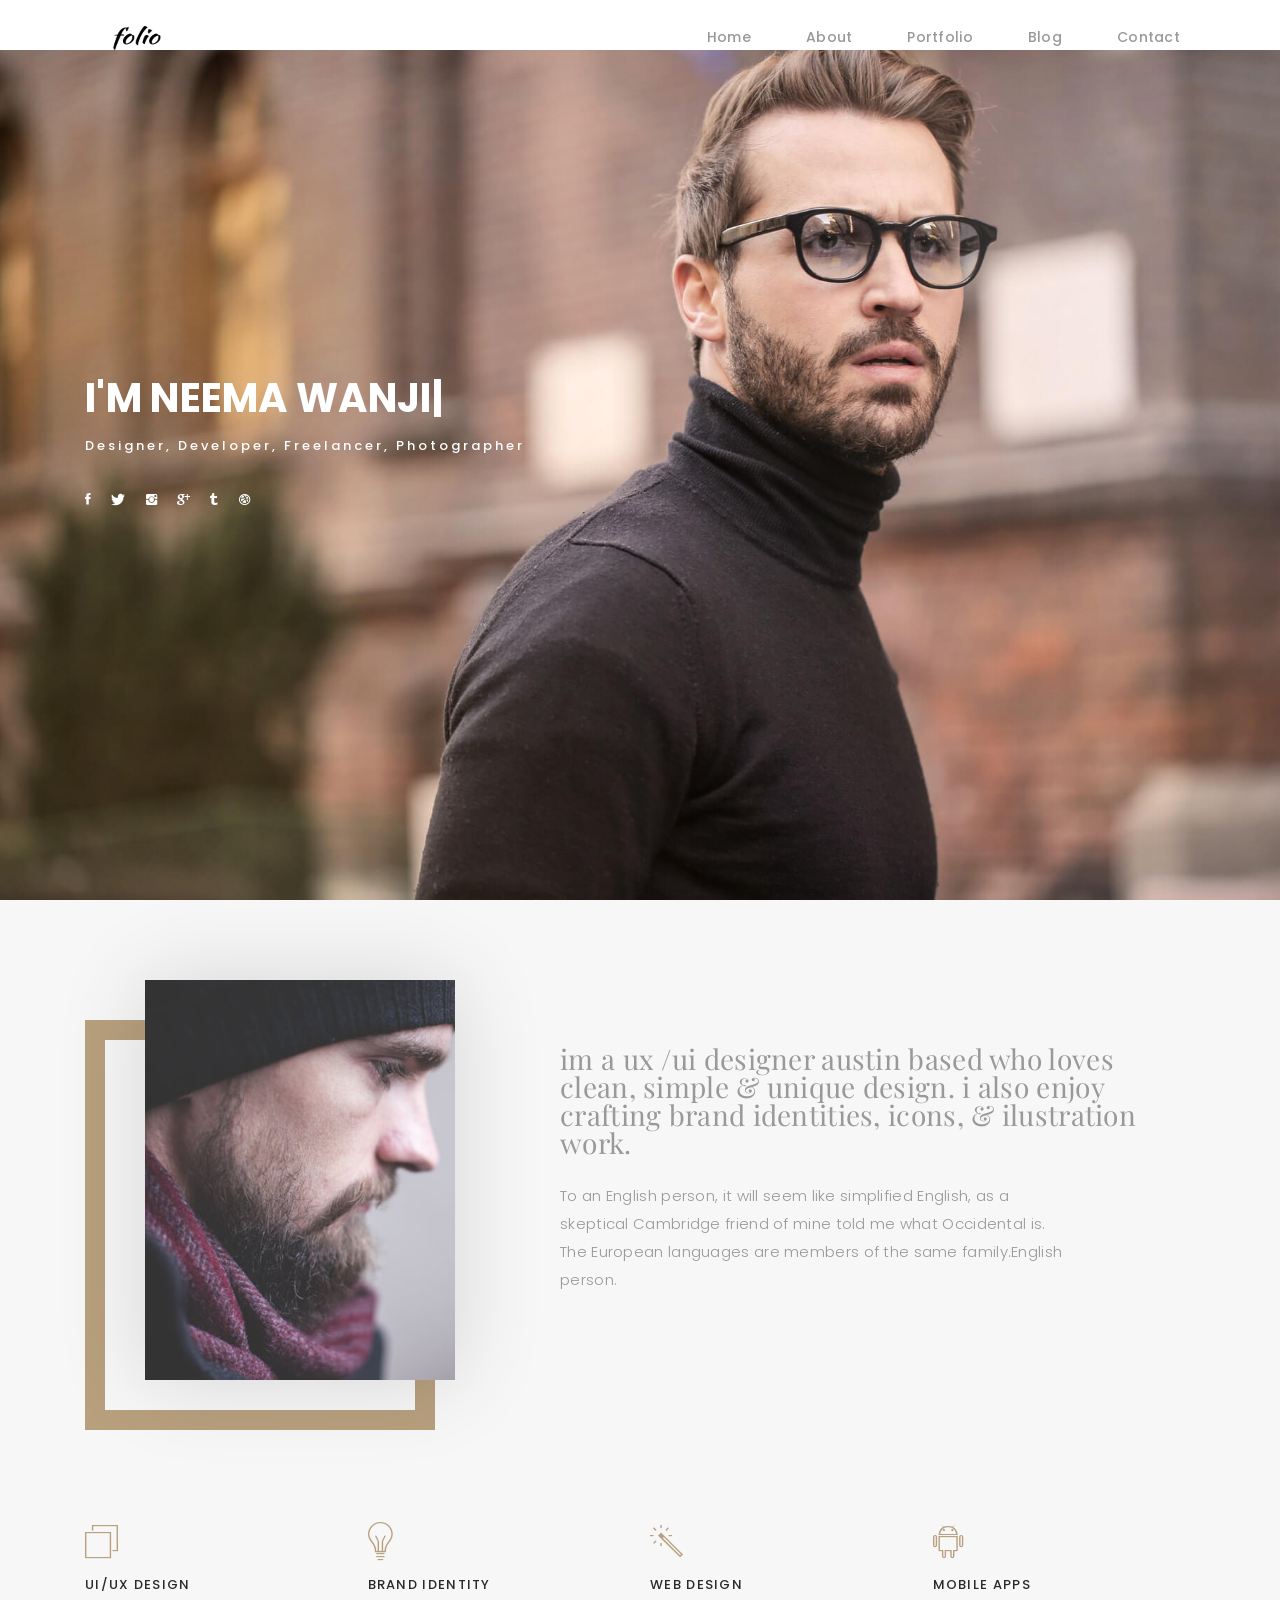
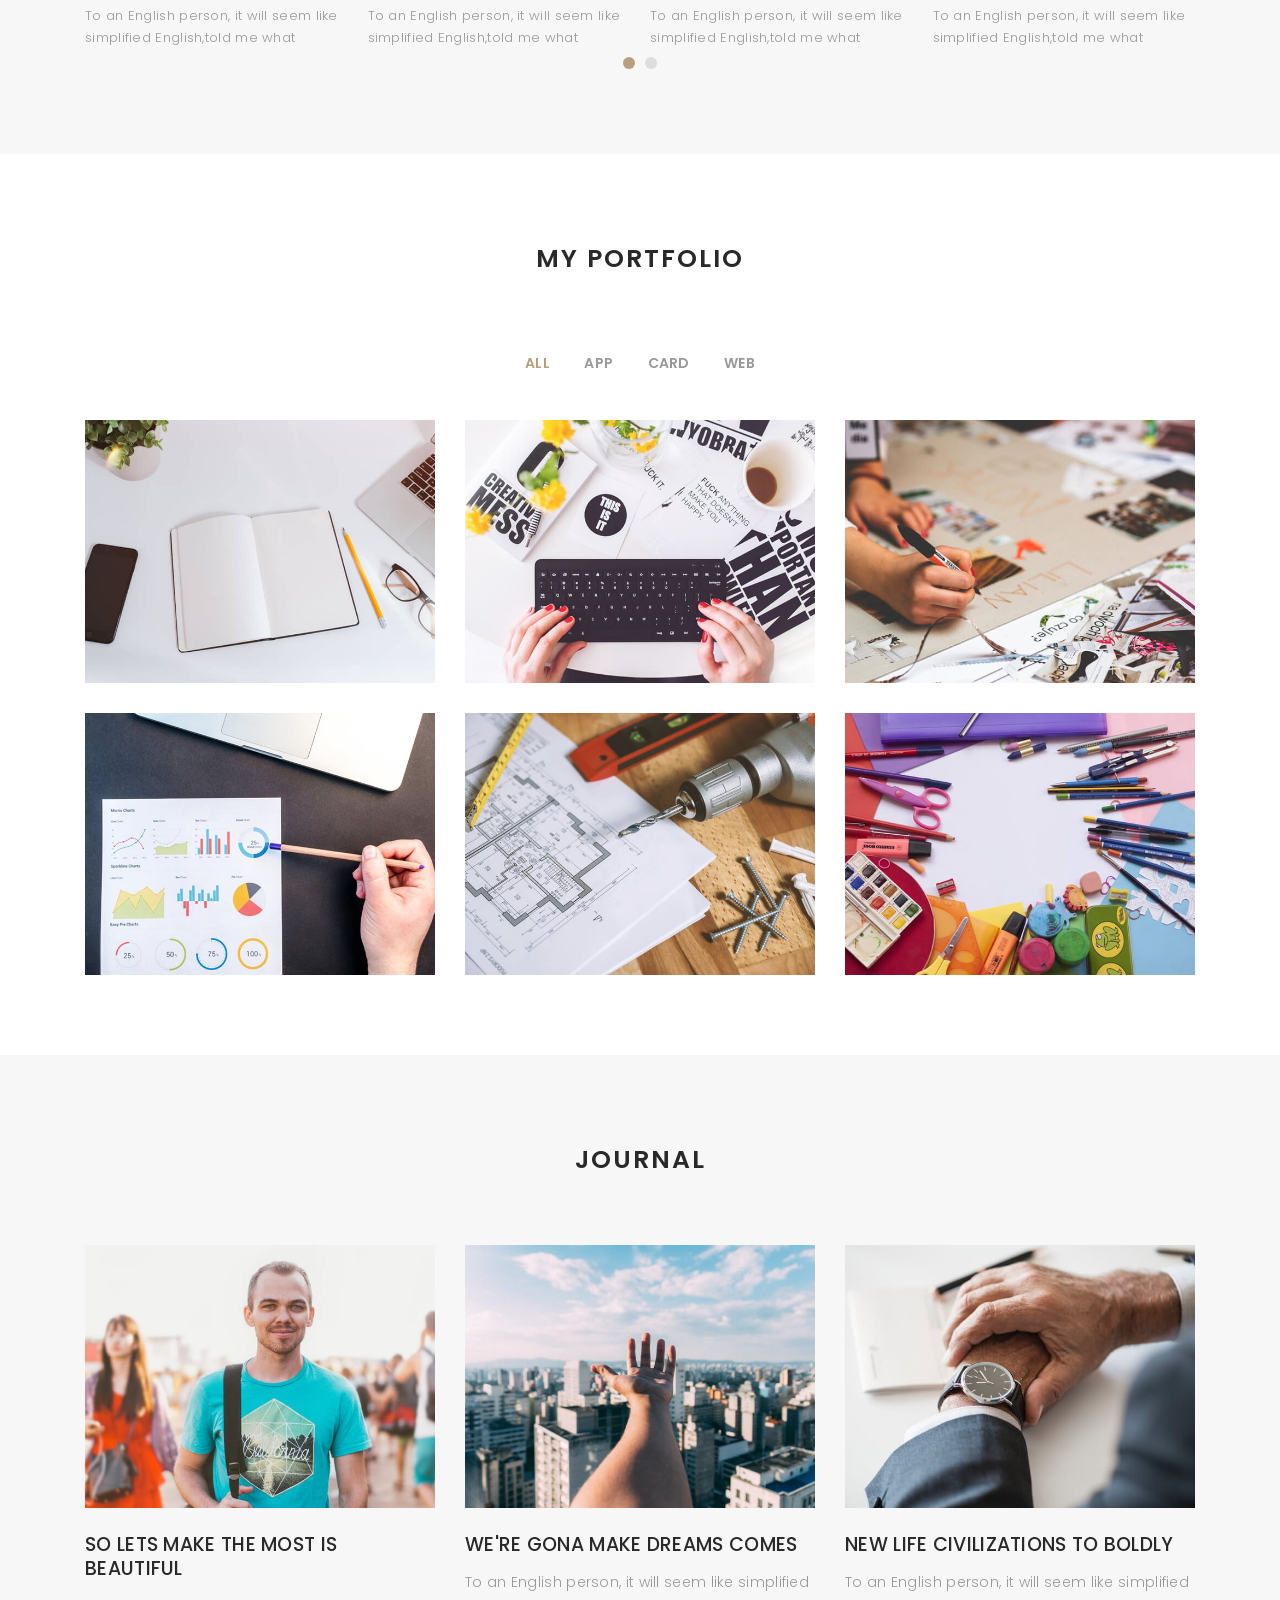
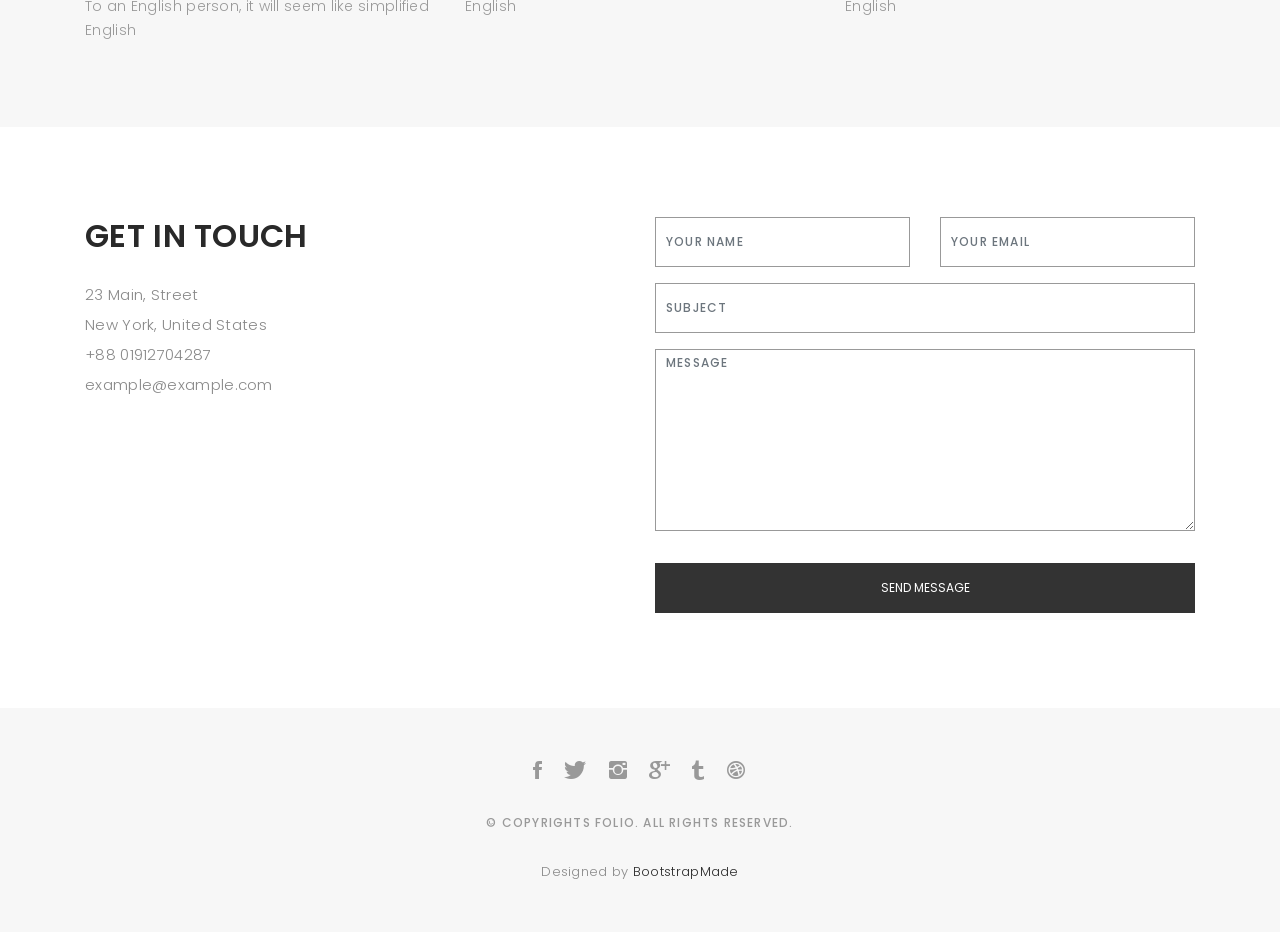
<file: neems/Folio/index.html>
<!DOCTYPE html>
<html lang="en">

<head>
    <meta charset="utf-8">
    <meta content="width=device-width, initial-scale=1.0" name="viewport">

    <title>Folio Bootstrap Template - Index</title>
    <meta content="" name="description">
    <meta content="" name="keywords">

    <!-- Favicons -->
    <link href="assets/img/favicon.png" rel="icon">
    <link href="assets/img/apple-touch-icon.png" rel="apple-touch-icon">

    <!-- Google Fonts -->
    <link href="https://fonts.googleapis.com/css?family=Poppins:300,300i,400,400i,500,500i,600,600i,700,700i|Playfair+Display:400,400i,500,500i,600,600i,700,700i,900,900i" rel="stylesheet">

    <!-- Vendor CSS Files -->
    <link href="assets/vendor/bootstrap/css/bootstrap.min.css" rel="stylesheet">
    <link href="assets/vendor/hover/hover.min.css" rel="stylesheet">
    <link href="assets/vendor/ionicons/css/ionicons.min.css" rel="stylesheet">
    <link href="assets/vendor/boxicons/css/boxicons.min.css" rel="stylesheet">
    <link href="assets/vendor/venobox/venobox.css" rel="stylesheet">
    <link href="assets/vendor/owl.carousel/assets/owl.carousel.min.css" rel="stylesheet">

    <!-- Template Main CSS File -->
    <link href="assets/css/style.css" rel="stylesheet">

    <!-- =======================================================
  * Template Name: Folio - v2.2.0
  * Template URL: https://bootstrapmade.com/folio-bootstrap-portfolio-template/
  * Author: BootstrapMade.com
  * License: https://bootstrapmade.com/license/
  ======================================================== -->
</head>

<body>

    <!-- ======= Navbar ======= -->
    <nav id="main-nav">
        <div class="row">
            <div class="container">

                <div class="logo">
                    <a href="index.html"><img src="assets/img//logo.png" alt="logo"></a>
                </div>

                <div class="responsive"><i data-icon="m" class="ion-navicon-round"></i></div>

                <ul class="nav-menu list-unstyled">
                    <li><a href="index.html" class="smoothScroll">Home</a></li>
                    <li><a href="#about" class="smoothScroll">About</a></li>
                    <li><a href="#portfolio" class="smoothScroll">Portfolio</a></li>
                    <li><a href="#journal" class="smoothScroll">Blog</a></li>
                    <li><a href="#contact" class="smoothScroll">Contact</a></li>
                </ul>

            </div>
        </div>
    </nav>
    <!-- End Navbar -->

    <!-- ======= Hero Section ======= -->
    <div id="hero" class="home">

        <div class="container">
            <div class="hero-content">
                <h1>I'm <span class="typed"></span></h1>
                <p class="typed-items" data-typed-person="Neema Wanjiru">Designer, Developer, Freelancer, Photographer</p>

                <ul class="list-unstyled list-social">
                    <li><a href="#"><i class="ion-social-facebook"></i></a></li>
                    <li><a href="#"><i class="ion-social-twitter"></i></a></li>
                    <li><a href="#"><i class="ion-social-instagram"></i></a></li>
                    <li><a href="#"><i class="ion-social-googleplus"></i></a></li>
                    <li><a href="#"><i class="ion-social-tumblr"></i></a></li>
                    <li><a href="#"><i class="ion-social-dribbble"></i></a></li>
                </ul>
            </div>
        </div>
    </div>
    <!-- End Hero -->

    <main id="main">

        <!-- ======= About Section ======= -->
        <div id="about" class="paddsection">
            <div class="container">
                <div class="row justify-content-between">

                    <div class="col-lg-4 ">
                        <div class="div-img-bg">
                            <div class="about-img">
                                <img src="assets/img/me.jpg" class="img-responsive" alt="me">
                            </div>
                        </div>
                    </div>

                    <div class="col-lg-7">
                        <div class="about-descr">

                            <p class="p-heading">im a ux /ui designer austin based who loves clean, simple & unique design. i also enjoy crafting brand identities, icons, & ilustration work. </p>
                            <p class="separator">To an English person, it will seem like simplified English, as a skeptical Cambridge friend of mine told me what Occidental is. The European languages are members of the same family.English person.</p>

                        </div>

                    </div>
                </div>
            </div>
        </div>
        <!-- End About Section -->

        <!-- ======= Services Section ======= -->
        <div id="services">
            <div class="container">

                <div class="services-carousel owl-theme">

                    <div class="services-block">

                        <i class="ion-ios-browsers-outline"></i>
                        <span>UI/UX DESIGN</span>
                        <p class="separator">To an English person, it will seem like simplified English,told me what </p>

                    </div>

                    <div class="services-block">

                        <i class="ion-ios-lightbulb-outline"></i>
                        <span>BRAND IDENTITY</span>
                        <p class="separator">To an English person, it will seem like simplified English,told me what </p>

                    </div>

                    <div class="services-block">

                        <i class="ion-ios-color-wand-outline"></i>
                        <span>WEB DESIGN</span>
                        <p class="separator">To an English person, it will seem like simplified English,told me what </p>

                    </div>

                    <div class="services-block">

                        <i class="ion-social-android-outline"></i>
                        <span>MOBILE APPS</span>
                        <p class="separator">To an English person, it will seem like simplified English,told me what </p>

                    </div>

                    <div class="services-block">

                        <i class="ion-ios-analytics-outline"></i>
                        <span>Analytics</span>
                        <p class="separator">To an English person, it will seem like simplified English,told me what </p>

                    </div>

                    <div class="services-block">

                        <i class="ion-ios-camera-outline"></i>
                        <span>PHOTOGRAPHY</span>
                        <p class="separator">To an English person, it will seem like simplified English,told me what </p>

                    </div>

                </div>

            </div>

        </div>
        <!-- End Services Section -->

        <!-- ======= Portfolio Section ======= -->
        <div id="portfolio" class="paddsection">

            <div class="container">
                <div class="section-title text-center">
                    <h2>My Portfolio</h2>
                </div>
            </div>

            <div class="container">

                <div class="row">
                    <div class="col-lg-12 d-flex justify-content-center">
                        <ul id="portfolio-flters">
                            <li data-filter="*" class="filter-active">All</li>
                            <li data-filter=".filter-app">App</li>
                            <li data-filter=".filter-card">Card</li>
                            <li data-filter=".filter-web">Web</li>
                        </ul>
                    </div>
                </div>

                <div class="row portfolio-container">

                    <div class="col-lg-4 col-md-6 portfolio-item filter-app">
                        <img src="assets/img/portfolio/portfolio-1.jpg" class="img-fluid" alt="">
                        <div class="portfolio-info">
                            <h4>App 1</h4>
                            <p>App</p>
                            <a href="assets/img/portfolio/portfolio-1.jpg" data-gall="portfolioGallery" class="venobox preview-link" title="App 1"><i class="bx bx-plus"></i></a>
                            <a href="portfolio-details.html" class="details-link" title="More Details"><i class="bx bx-link"></i></a>
                        </div>
                    </div>

                    <div class="col-lg-4 col-md-6 portfolio-item filter-web">
                        <img src="assets/img/portfolio/portfolio-2.jpg" class="img-fluid" alt="">
                        <div class="portfolio-info">
                            <h4>Web 3</h4>
                            <p>Web</p>
                            <a href="assets/img/portfolio/portfolio-2.jpg" data-gall="portfolioGallery" class="venobox preview-link" title="Web 3"><i class="bx bx-plus"></i></a>
                            <a href="portfolio-details.html" class="details-link" title="More Details"><i class="bx bx-link"></i></a>
                        </div>
                    </div>

                    <div class="col-lg-4 col-md-6 portfolio-item filter-app">
                        <img src="assets/img/portfolio/portfolio-3.jpg" class="img-fluid" alt="">
                        <div class="portfolio-info">
                            <h4>App 2</h4>
                            <p>App</p>
                            <a href="assets/img/portfolio/portfolio-3.jpg" data-gall="portfolioGallery" class="venobox preview-link" title="App 2"><i class="bx bx-plus"></i></a>
                            <a href="portfolio-details.html" class="details-link" title="More Details"><i class="bx bx-link"></i></a>
                        </div>
                    </div>

                    <div class="col-lg-4 col-md-6 portfolio-item filter-card">
                        <img src="assets/img/portfolio/portfolio-4.jpg" class="img-fluid" alt="">
                        <div class="portfolio-info">
                            <h4>Card 2</h4>
                            <p>Card</p>
                            <a href="assets/img/portfolio/portfolio-4.jpg" data-gall="portfolioGallery" class="venobox preview-link" title="Card 2"><i class="bx bx-plus"></i></a>
                            <a href="portfolio-details.html" class="details-link" title="More Details"><i class="bx bx-link"></i></a>
                        </div>
                    </div>

                    <div class="col-lg-4 col-md-6 portfolio-item filter-web">
                        <img src="assets/img/portfolio/portfolio-5.jpg" class="img-fluid" alt="">
                        <div class="portfolio-info">
                            <h4>Web 2</h4>
                            <p>Web</p>
                            <a href="assets/img/portfolio/portfolio-5.jpg" data-gall="portfolioGallery" class="venobox preview-link" title="Web 2"><i class="bx bx-plus"></i></a>
                            <a href="portfolio-details.html" class="details-link" title="More Details"><i class="bx bx-link"></i></a>
                        </div>
                    </div>

                    <div class="col-lg-4 col-md-6 portfolio-item filter-app">
                        <img src="assets/img/portfolio/portfolio-6.jpg" class="img-fluid" alt="">
                        <div class="portfolio-info">
                            <h4>App 3</h4>
                            <p>App</p>
                            <a href="assets/img/portfolio/portfolio-6.jpg" data-gall="portfolioGallery" class="venobox preview-link" title="App 3"><i class="bx bx-plus"></i></a>
                            <a href="portfolio-details.html" class="details-link" title="More Details"><i class="bx bx-link"></i></a>
                        </div>
                    </div>

                </div>

            </div>

        </div>
        <!-- End Portfolio Section -->

        <!-- ======= Journal Section ======= -->
        <div id="journal" class="text-left paddsection">

            <div class="container">
                <div class="section-title text-center">
                    <h2>journal</h2>
                </div>
            </div>

            <div class="container">
                <div class="journal-block">
                    <div class="row">

                        <div class="col-lg-4 col-md-6">
                            <div class="journal-info">

                                <a href="blog-single.html"><img src="assets/img/blog-post-1.jpg" class="img-responsive" alt="img"></a>

                                <div class="journal-txt">

                                    <h4><a href="blog-single.html">SO LETS MAKE THE MOST IS BEAUTIFUL</a></h4>
                                    <p class="separator">To an English person, it will seem like simplified English
                                    </p>

                                </div>

                            </div>
                        </div>

                        <div class="col-lg-4 col-md-6">
                            <div class="journal-info">

                                <a href="blog-single.html"><img src="assets/img/blog-post-2.jpg" class="img-responsive" alt="img"></a>

                                <div class="journal-txt">

                                    <h4><a href="blog-single.html">WE'RE GONA MAKE DREAMS COMES</a></h4>
                                    <p class="separator">To an English person, it will seem like simplified English
                                    </p>

                                </div>

                            </div>
                        </div>

                        <div class="col-lg-4 col-md-6">
                            <div class="journal-info">

                                <a href="blog-single.html"><img src="assets/img/blog-post-3.jpg" class="img-responsive" alt="img"></a>

                                <div class="journal-txt">

                                    <h4><a href="blog-single.html">NEW LIFE CIVILIZATIONS TO BOLDLY</a></h4>
                                    <p class="separator">To an English person, it will seem like simplified English
                                    </p>

                                </div>

                            </div>
                        </div>

                    </div>
                </div>
            </div>

        </div>
        <!-- End Journal Section -->

        <!-- ======= Contact Section ======= -->
        <div id="contact" class="paddsection">
            <div class="container">
                <div class="contact-block1">
                    <div class="row">

                        <div class="col-lg-6">
                            <div class="contact-contact">

                                <h2 class="mb-30">GET IN TOUCH</h2>

                                <ul class="contact-details">
                                    <li><span>23 Main, Street</span></li>
                                    <li><span>New York, United States</span></li>
                                    <li><span>+88 01912704287</span></li>
                                    <li><span>example@example.com</span></li>
                                </ul>

                            </div>
                        </div>

                        <div class="col-lg-6">
                            <form action="forms/contact.php" method="post" role="form" class="php-email-form">
                                <div class="row">

                                    <div class="col-lg-6">
                                        <div class="form-group contact-block1">
                                            <input type="text" name="name" class="form-control" id="name" placeholder="Your Name" data-rule="minlen:4" data-msg="Please enter at least 4 chars" />
                                            <div class="validate"></div>
                                        </div>
                                    </div>

                                    <div class="col-lg-6">
                                        <div class="form-group">
                                            <input type="email" class="form-control" name="email" id="email" placeholder="Your Email" data-rule="email" data-msg="Please enter a valid email" />
                                            <div class="validate"></div>
                                        </div>
                                    </div>

                                    <div class="col-lg-12">
                                        <div class="form-group">
                                            <input type="text" class="form-control" name="subject" id="subject" placeholder="Subject" data-rule="minlen:4" data-msg="Please enter at least 8 chars of subject" />
                                            <div class="validate"></div>
                                        </div>
                                    </div>

                                    <div class="col-lg-12">
                                        <div class="form-group">
                                            <textarea class="form-control" name="message" rows="12" data-rule="required" data-msg="Please write something for us" placeholder="Message"></textarea>
                                            <div class="validate"></div>
                                        </div>
                                    </div>

                                    <div class="col-lg-12 mb-3">
                                        <div class="loading">Loading</div>
                                        <div class="error-message"></div>
                                        <div class="sent-message">Your message has been sent. Thank you!</div>
                                    </div>

                                    <div class="col-lg-12">
                                        <input type="submit" class="btn btn-defeault btn-send" value="Send message">
                                    </div>

                                </div>
                            </form>
                        </div>
                    </div>
                </div>
            </div>
        </div>
        <!-- End Contact Section -->

    </main>
    <!-- End #main -->

    <!-- ======= Footer ======= -->
    <div id="footer" class="text-center">
        <div class="container">
            <div class="socials-media text-center">

                <ul class="list-unstyled">
                    <li><a href="#"><i class="ion-social-facebook"></i></a></li>
                    <li><a href="#"><i class="ion-social-twitter"></i></a></li>
                    <li><a href="#"><i class="ion-social-instagram"></i></a></li>
                    <li><a href="#"><i class="ion-social-googleplus"></i></a></li>
                    <li><a href="#"><i class="ion-social-tumblr"></i></a></li>
                    <li><a href="#"><i class="ion-social-dribbble"></i></a></li>
                </ul>

            </div>

            <p>&copy; Copyrights Folio. All rights reserved.</p>

            <div class="credits">
                <!--
        All the links in the footer should remain intact.
        You can delete the links only if you purchased the pro version.
        Licensing information: https://bootstrapmade.com/license/
        Purchase the pro version with working PHP/AJAX contact form: https://bootstrapmade.com/buy/?theme=Folio
      -->
                Designed by <a href="https://bootstrapmade.com/">BootstrapMade</a>
            </div>

        </div>
    </div>
    <!-- End Footer -->

    <!-- Vendor JS Files -->
    <script src="assets/vendor/jquery/jquery.min.js"></script>
    <script src="assets/vendor/bootstrap/js/bootstrap.bundle.min.js"></script>
    <script src="assets/vendor/jquery.easing/jquery.easing.min.js"></script>
    <script src="assets/vendor/php-email-form/validate.js"></script>
    <script src="assets/vendor/typed/typed.js"></script>
    <script src="assets/vendor/jquery-sticky/jquery.sticky.js"></script>
    <script src="assets/vendor/isotope-layout/isotope.pkgd.min.js"></script>
    <script src="assets/vendor/venobox/venobox.min.js"></script>
    <script src="assets/vendor/owl.carousel/owl.carousel.min.js"></script>

    <!-- Template Main JS File -->
    <script src="assets/js/main.js"></script>

</body>

</html>
</file>
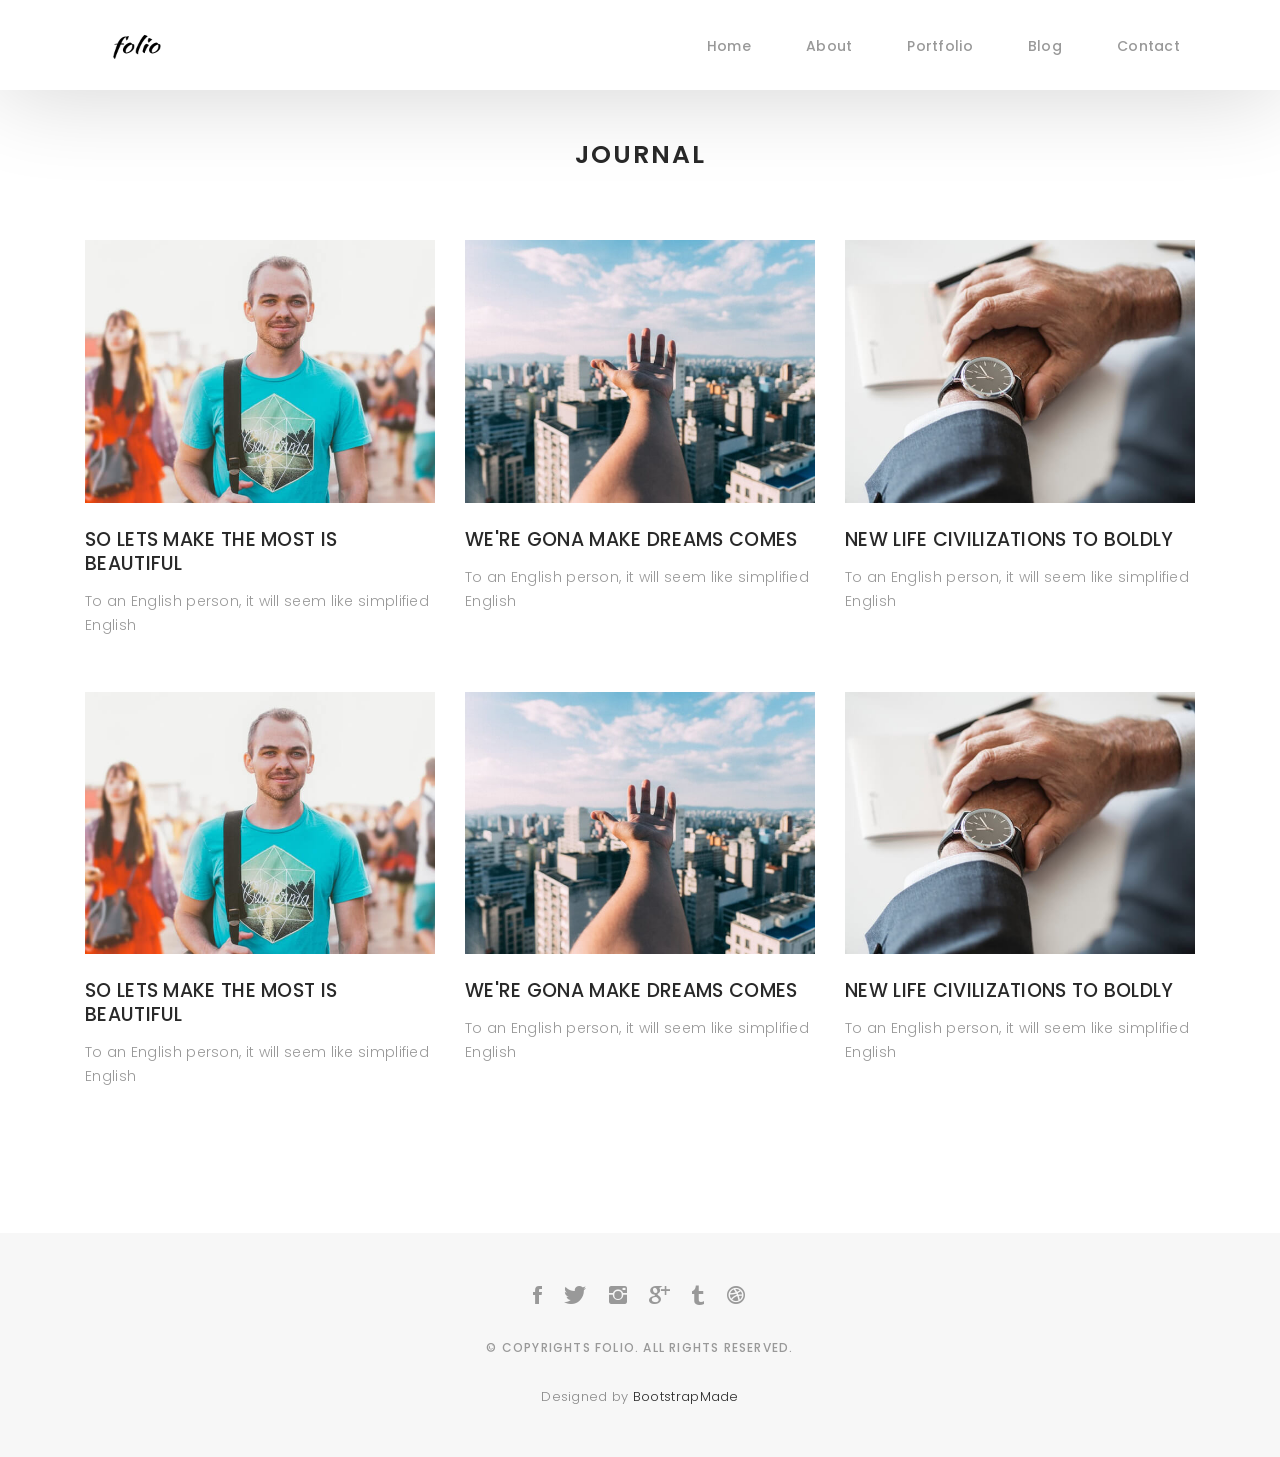
<file: neems/Folio/blog-grid.html>
<!DOCTYPE html>
<html lang="en">

<head>
  <meta charset="utf-8">
  <meta content="width=device-width, initial-scale=1.0" name="viewport">

  <title>Folio Bootstrap Template - Blog Grid</title>
  <meta content="" name="description">
  <meta content="" name="keywords">

  <!-- Favicons -->
  <link href="assets/img/favicon.png" rel="icon">
  <link href="assets/img/apple-touch-icon.png" rel="apple-touch-icon">

  <!-- Google Fonts -->
  <link href="https://fonts.googleapis.com/css?family=Poppins:300,300i,400,400i,500,500i,600,600i,700,700i|Playfair+Display:400,400i,500,500i,600,600i,700,700i,900,900i" rel="stylesheet">

  <!-- Vendor CSS Files -->
  <link href="assets/vendor/bootstrap/css/bootstrap.min.css" rel="stylesheet">
  <link href="assets/vendor/hover/hover.min.css" rel="stylesheet">
  <link href="assets/vendor/ionicons/css/ionicons.min.css" rel="stylesheet">
  <link href="assets/vendor/boxicons/css/boxicons.min.css" rel="stylesheet">
  <link href="assets/vendor/venobox/venobox.css" rel="stylesheet">
  <link href="assets/vendor/owl.carousel/assets/owl.carousel.min.css" rel="stylesheet">

  <!-- Template Main CSS File -->
  <link href="assets/css/style.css" rel="stylesheet">

  <!-- =======================================================
  * Template Name: Folio - v2.2.0
  * Template URL: https://bootstrapmade.com/folio-bootstrap-portfolio-template/
  * Author: BootstrapMade.com
  * License: https://bootstrapmade.com/license/
  ======================================================== -->
</head>

<body>

  <!-- ======= Navbar ======= -->
  <nav id="main-nav" class="subpage-nav">
    <div class="row">
      <div class="container">

        <div class="logo">
          <a href="index.html"><img src="assets/img//logo.png" alt="logo"></a>
        </div>

        <div class="responsive"><i data-icon="m" class="ion-navicon-round"></i></div>

        <ul class="nav-menu list-unstyled">
          <li><a href="index.html" class="smoothScroll">Home</a></li>
          <li><a href="#about" class="smoothScroll">About</a></li>
          <li><a href="#portfolio" class="smoothScroll">Portfolio</a></li>
          <li><a href="#journal" class="smoothScroll">Blog</a></li>
          <li><a href="#contact" class="smoothScroll">Contact</a></li>
        </ul>

      </div>
    </div>
  </nav><!-- End Navbar -->

  <main id="main">

    <!-- ======= Blog Grid ======= -->
    <div id="journal-blog" class="text-left  paddsections">

      <div class="container">
        <div class="section-title text-center">
          <h2>journal</h2>
        </div>
      </div>

      <div class="container">
        <div class="journal-block">
          <div class="row">

            <div class="col-lg-4 col-md-6">
              <div class="journal-info mb-30">

                <a href="blog-single.html"><img src="assets/img/blog-post-1.jpg" class="img-responsive" alt="img"></a>

                <div class="journal-txt">

                  <h4><a href="blog-single.html">SO LETS MAKE THE MOST IS BEAUTIFUL</a></h4>
                  <p class="separator">To an English person, it will seem like simplified English
                  </p>

                </div>

              </div>
            </div>

            <div class="col-lg-4 col-md-6">
              <div class="journal-info mb-30">

                <a href="blog-single.html"><img src="assets/img/blog-post-2.jpg" class="img-responsive" alt="img"></a>

                <div class="journal-txt">

                  <h4><a href="blog-single.html">WE'RE GONA MAKE DREAMS COMES</a></h4>
                  <p class="separator">To an English person, it will seem like simplified English
                  </p>

                </div>

              </div>
            </div>

            <div class="col-lg-4 col-md-6">
              <div class="journal-info mb-30">

                <a href="blog-single.html"><img src="assets/img/blog-post-3.jpg" class="img-responsive" alt="img"></a>

                <div class="journal-txt">

                  <h4><a href="blog-single.html">NEW LIFE CIVILIZATIONS TO BOLDLY</a></h4>
                  <p class="separator">To an English person, it will seem like simplified English
                  </p>

                </div>

              </div>
            </div>

            <div class="col-lg-4 col-md-6">
              <div class="journal-info mb-30">

                <a href="blog-single.html"><img src="assets/img/blog-post-1.jpg" class="img-responsive" alt="img"></a>

                <div class="journal-txt">

                  <h4><a href="blog-single.html">SO LETS MAKE THE MOST IS BEAUTIFUL</a></h4>
                  <p class="separator">To an English person, it will seem like simplified English
                  </p>

                </div>

              </div>
            </div>

            <div class="col-lg-4 col-md-6">
              <div class="journal-info mb-30">

                <a href="blog-single.html"><img src="assets/img/blog-post-2.jpg" class="img-responsive" alt="img"></a>

                <div class="journal-txt">

                  <h4><a href="blog-single.html">WE'RE GONA MAKE DREAMS COMES</a></h4>
                  <p class="separator">To an English person, it will seem like simplified English
                  </p>

                </div>

              </div>
            </div>

            <div class="col-lg-4 col-md-6">
              <div class="journal-info mb-30">

                <a href="blog-single.html"><img src="assets/img/blog-post-3.jpg" class="img-responsive" alt="img"></a>

                <div class="journal-txt">

                  <h4><a href="blog-single.html">NEW LIFE CIVILIZATIONS TO BOLDLY</a></h4>
                  <p class="separator">To an English person, it will seem like simplified English
                  </p>

                </div>

              </div>
            </div>

          </div>
        </div>
      </div>
    </div><!-- End Blog Grid -->

  </main><!-- End #main -->

  <!-- ======= Footer ======= -->
  <div id="footer" class="text-center">
    <div class="container">
      <div class="socials-media text-center">

        <ul class="list-unstyled">
          <li><a href="#"><i class="ion-social-facebook"></i></a></li>
          <li><a href="#"><i class="ion-social-twitter"></i></a></li>
          <li><a href="#"><i class="ion-social-instagram"></i></a></li>
          <li><a href="#"><i class="ion-social-googleplus"></i></a></li>
          <li><a href="#"><i class="ion-social-tumblr"></i></a></li>
          <li><a href="#"><i class="ion-social-dribbble"></i></a></li>
        </ul>

      </div>

      <p>&copy; Copyrights Folio. All rights reserved.</p>

      <div class="credits">
        <!--
        All the links in the footer should remain intact.
        You can delete the links only if you purchased the pro version.
        Licensing information: https://bootstrapmade.com/license/
        Purchase the pro version with working PHP/AJAX contact form: https://bootstrapmade.com/buy/?theme=Folio
      -->
        Designed by <a href="https://bootstrapmade.com/">BootstrapMade</a>
      </div>

    </div>
  </div><!-- End Footer -->

  <!-- Vendor JS Files -->
  <script src="assets/vendor/jquery/jquery.min.js"></script>
  <script src="assets/vendor/bootstrap/js/bootstrap.bundle.min.js"></script>
  <script src="assets/vendor/jquery.easing/jquery.easing.min.js"></script>
  <script src="assets/vendor/php-email-form/validate.js"></script>
  <script src="assets/vendor/typed/typed.js"></script>
  <script src="assets/vendor/jquery-sticky/jquery.sticky.js"></script>
  <script src="assets/vendor/isotope-layout/isotope.pkgd.min.js"></script>
  <script src="assets/vendor/venobox/venobox.min.js"></script>
  <script src="assets/vendor/owl.carousel/owl.carousel.min.js"></script>

  <!-- Template Main JS File -->
  <script src="assets/js/main.js"></script>

</body>

</html>
</file>
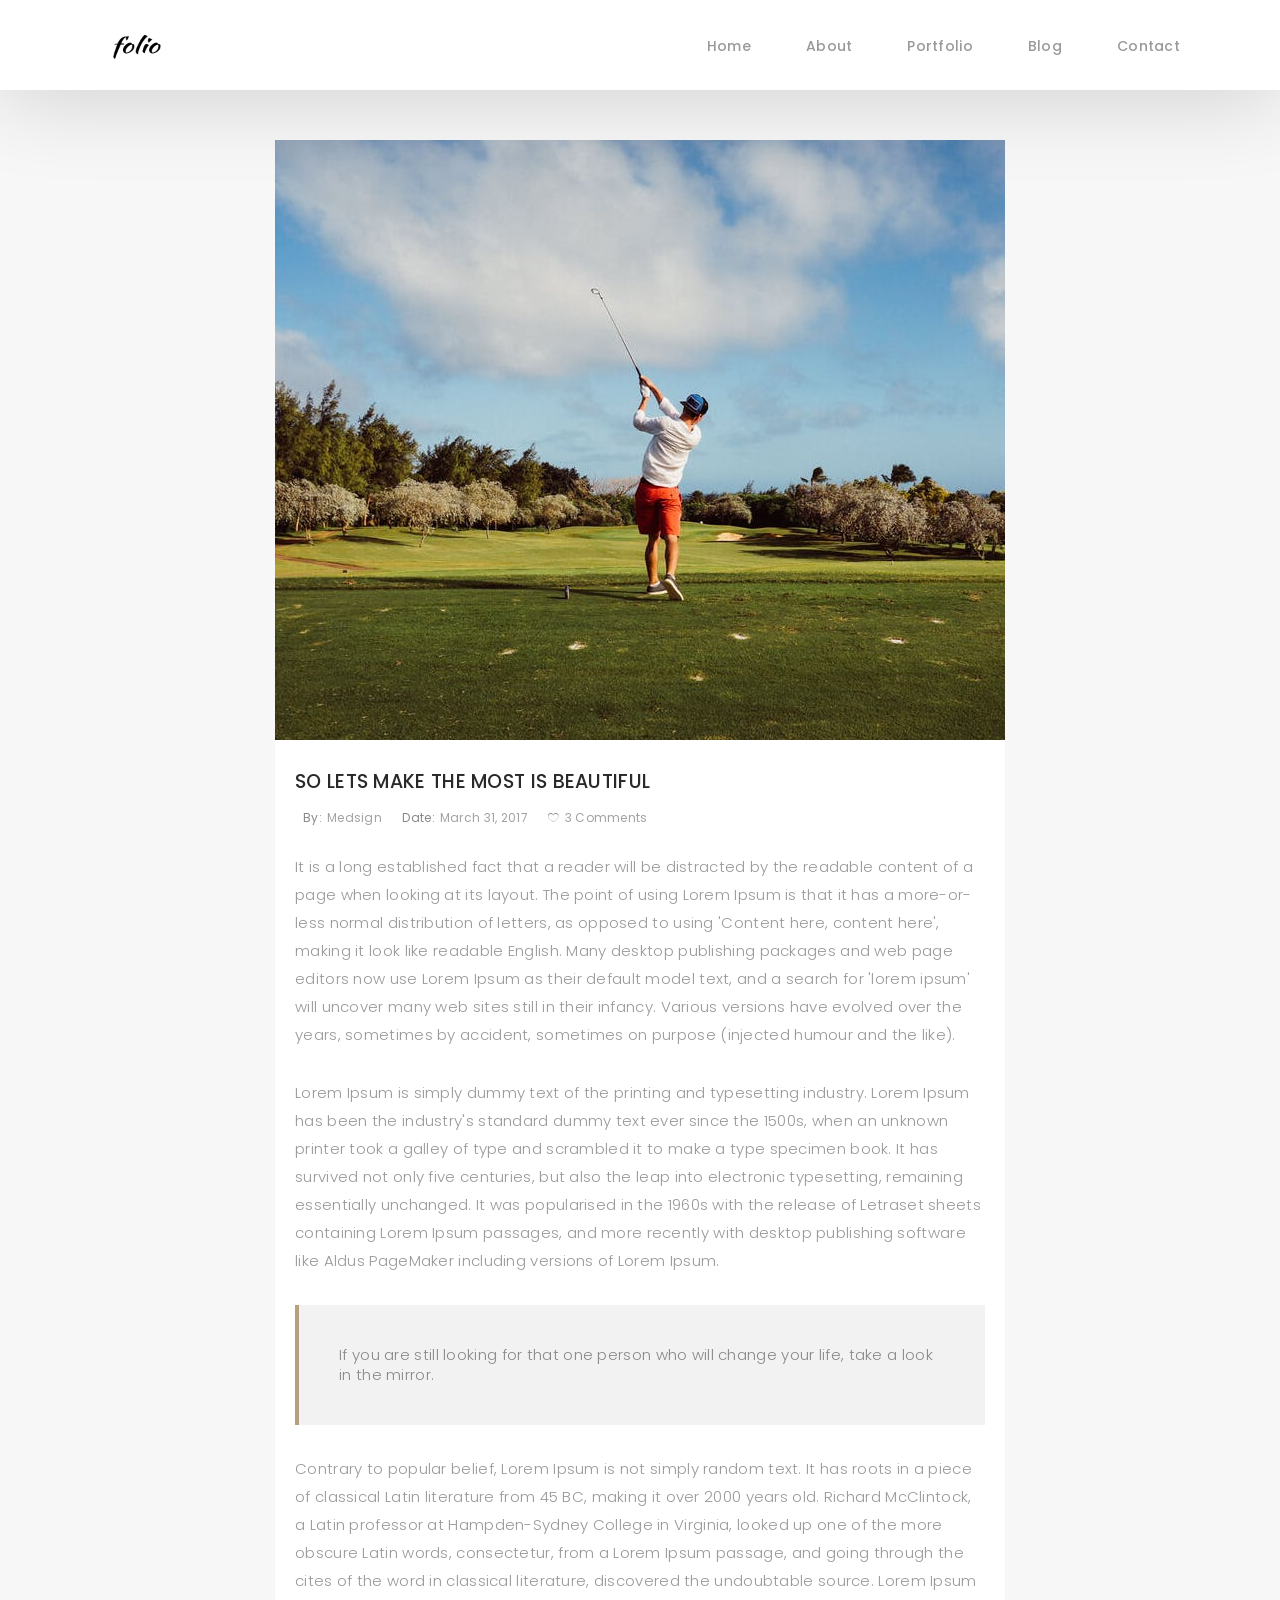
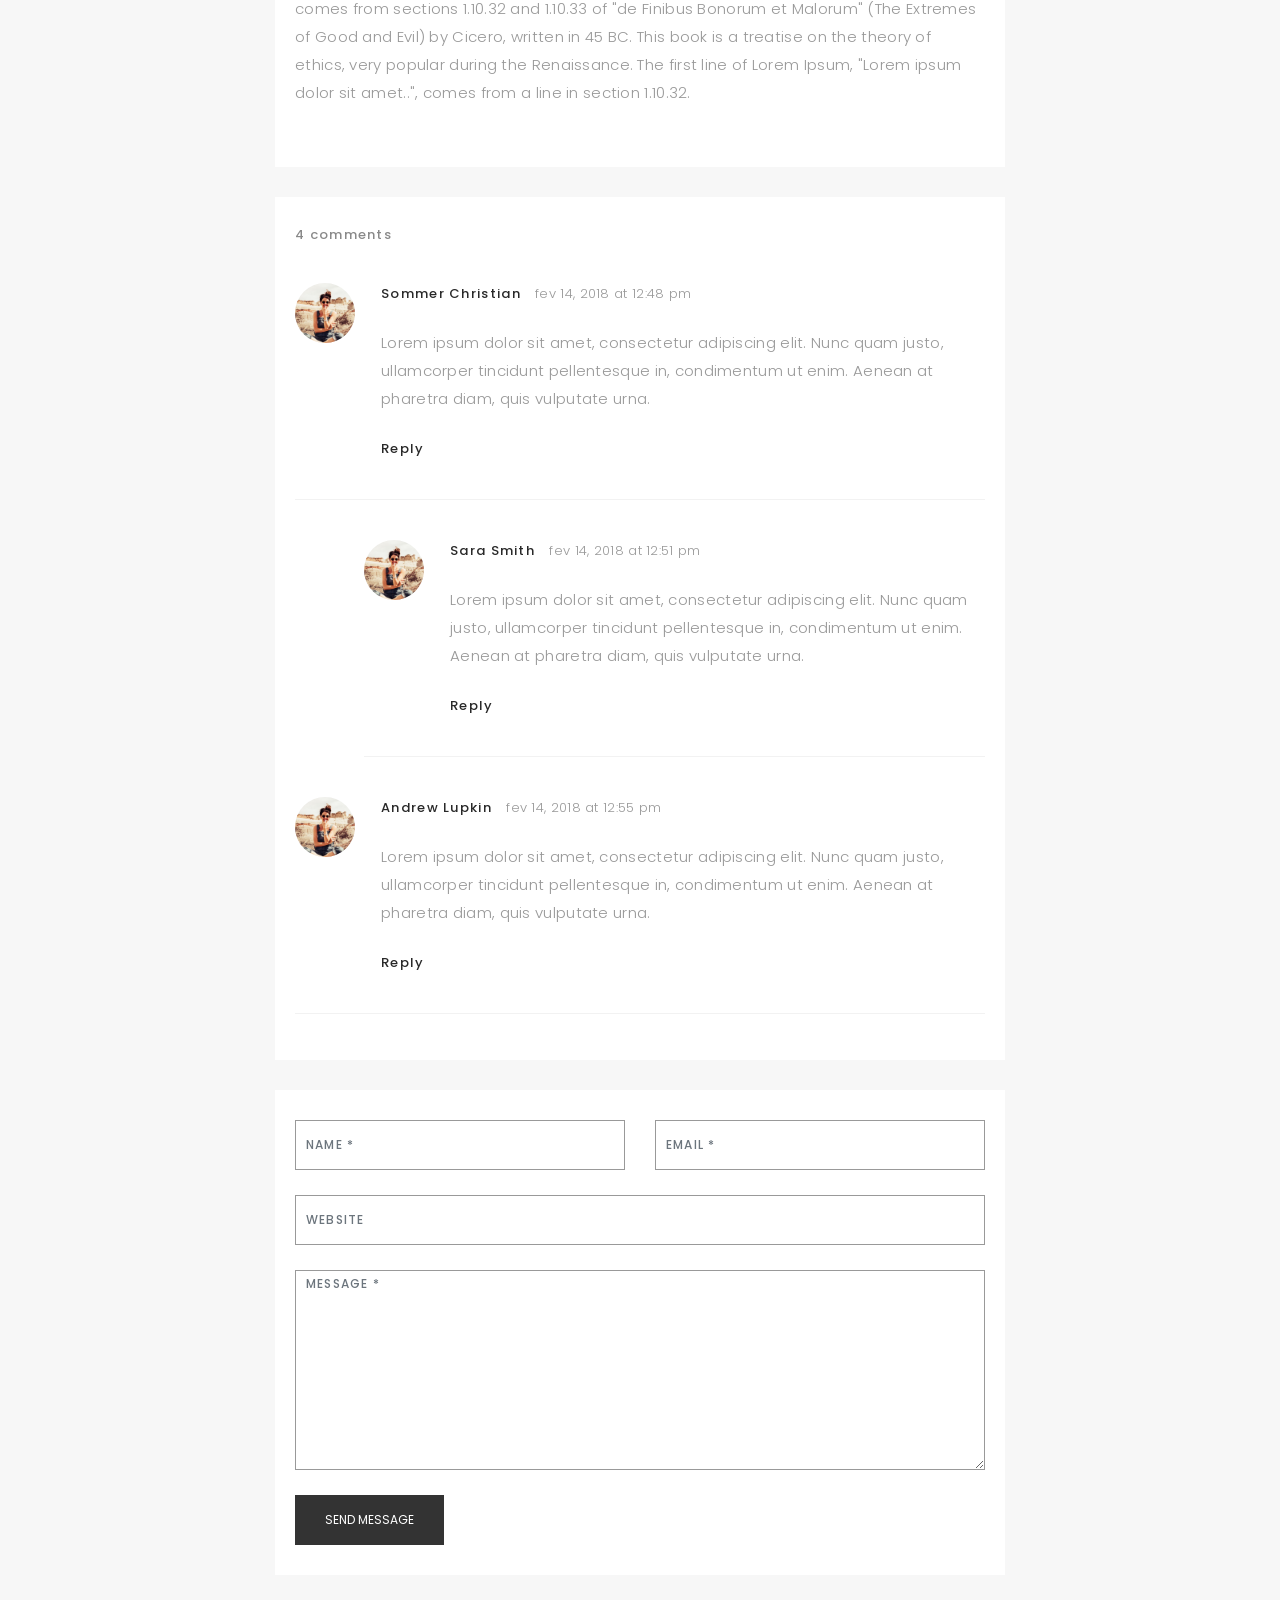
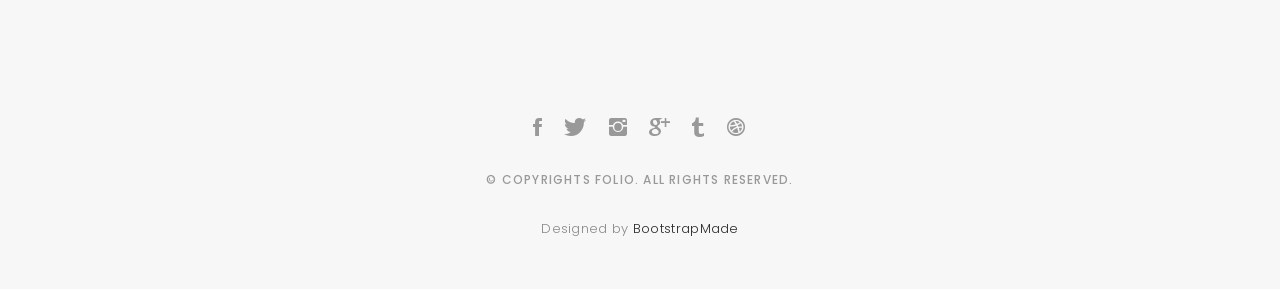
<file: neems/Folio/blog-single.html>
<!DOCTYPE html>
<html lang="en">

<head>
  <meta charset="utf-8">
  <meta content="width=device-width, initial-scale=1.0" name="viewport">

  <title>Folio Bootstrap Template - Blog Single</title>
  <meta content="" name="description">
  <meta content="" name="keywords">

  <!-- Favicons -->
  <link href="assets/img/favicon.png" rel="icon">
  <link href="assets/img/apple-touch-icon.png" rel="apple-touch-icon">

  <!-- Google Fonts -->
  <link href="https://fonts.googleapis.com/css?family=Poppins:300,300i,400,400i,500,500i,600,600i,700,700i|Playfair+Display:400,400i,500,500i,600,600i,700,700i,900,900i" rel="stylesheet">

  <!-- Vendor CSS Files -->
  <link href="assets/vendor/bootstrap/css/bootstrap.min.css" rel="stylesheet">
  <link href="assets/vendor/hover/hover.min.css" rel="stylesheet">
  <link href="assets/vendor/ionicons/css/ionicons.min.css" rel="stylesheet">
  <link href="assets/vendor/boxicons/css/boxicons.min.css" rel="stylesheet">
  <link href="assets/vendor/venobox/venobox.css" rel="stylesheet">
  <link href="assets/vendor/owl.carousel/assets/owl.carousel.min.css" rel="stylesheet">

  <!-- Template Main CSS File -->
  <link href="assets/css/style.css" rel="stylesheet">

  <!-- =======================================================
  * Template Name: Folio - v2.2.0
  * Template URL: https://bootstrapmade.com/folio-bootstrap-portfolio-template/
  * Author: BootstrapMade.com
  * License: https://bootstrapmade.com/license/
  ======================================================== -->
</head>

<body>

  <!-- ======= Navbar ======= -->
  <nav id="main-nav" class="subpage-nav">
    <div class="row">
      <div class="container">

        <div class="logo">
          <a href="index.html"><img src="assets/img//logo.png" alt="logo"></a>
        </div>

        <div class="responsive"><i data-icon="m" class="ion-navicon-round"></i></div>

        <ul class="nav-menu list-unstyled">
          <li><a href="index.html" class="smoothScroll">Home</a></li>
          <li><a href="#about" class="smoothScroll">About</a></li>
          <li><a href="#portfolio" class="smoothScroll">Portfolio</a></li>
          <li><a href="#journal" class="smoothScroll">Blog</a></li>
          <li><a href="#contact" class="smoothScroll">Contact</a></li>
        </ul>

      </div>
    </div>
  </nav><!-- End Navbar -->

  <main id="main">

    <!-- ======= Blog Single ======= -->
    <div class="main-content paddsection">
      <div class="container">
        <div class="row justify-content-center">
          <div class="col-md-8 col-md-offset-2">
            <div class="row">
              <div class="container-main single-main">
                <div class="col-md-12">
                  <div class="block-main mb-30">
                    <img src="assets/img/blog-post-big.jpg" class="img-responsive" alt="reviews2">
                    <div class="content-main single-post padDiv">
                      <div class="journal-txt">
                        <h4><a href="#">SO LETS MAKE THE MOST IS BEAUTIFUL</a></h4>
                      </div>
                      <div class="post-meta">
                        <ul class="list-unstyled mb-0">
                          <li class="author">by:<a href="#">medsign</a></li>
                          <li class="date">date:<a href="#">March 31, 2017</a></li>
                          <li class="commont"><i class="ion-ios-heart-outline"></i><a href="#">3 Comments</a></li>
                        </ul>
                      </div>
                      <p class="mb-30">It is a long established fact that a reader will be distracted by the readable content of a page when looking at its layout. The point of using Lorem Ipsum is that it has a more-or-less normal distribution of letters, as opposed to
                        using 'Content here, content here', making it look like readable English. Many desktop publishing packages and web page editors now use Lorem Ipsum as their default model text, and a search for 'lorem ipsum' will uncover many web
                        sites still in their infancy. Various versions have evolved over the years, sometimes by accident, sometimes on purpose (injected humour and the like).</p>
                      <p class="mb-30">Lorem Ipsum is simply dummy text of the printing and typesetting industry. Lorem Ipsum has been the industry's standard dummy text ever since the 1500s, when an unknown printer took a galley of type and scrambled it to make a type
                        specimen book. It has survived not only five centuries, but also the leap into electronic typesetting, remaining essentially unchanged. It was popularised in the 1960s with the release of Letraset sheets containing Lorem Ipsum passages,
                        and more recently with desktop publishing software like Aldus PageMaker including versions of Lorem Ipsum.</p>
                      <blockquote>If you are still looking for that one person who will change your life, take a look in the mirror.</blockquote>
                      <p class="mb-30">Contrary to popular belief, Lorem Ipsum is not simply random text. It has roots in a piece of classical Latin literature from 45 BC, making it over 2000 years old. Richard McClintock, a Latin professor at Hampden-Sydney College in
                        Virginia, looked up one of the more obscure Latin words, consectetur, from a Lorem Ipsum passage, and going through the cites of the word in classical literature, discovered the undoubtable source. Lorem Ipsum comes from sections
                        1.10.32 and 1.10.33 of "de Finibus Bonorum et Malorum" (The Extremes of Good and Evil) by Cicero, written in 45 BC. This book is a treatise on the theory of ethics, very popular during the Renaissance. The first line of Lorem Ipsum,
                        "Lorem ipsum dolor sit amet..", comes from a line in section 1.10.32.</p>
                    </div>
                  </div>
                </div>
                <div class="col-md-12">
                  <div class="comments text-left padDiv mb-30">
                    <div class="entry-comments">
                      <h6 class="mb-30">4 comments</h6>
                      <ul class="entry-comments-list list-unstyled">
                        <li>
                          <div class="entry-comments-item">
                            <img src="assets/img/avatar.jpg" class="entry-comments-avatar" alt="">
                            <div class="entry-comments-body">
                              <span class="entry-comments-author">Sommer Christian</span>
                              <span><a href="#">fev 14, 2018 at 12:48 pm</a></span>
                              <p class="mb-10">Lorem ipsum dolor sit amet, consectetur adipiscing elit. Nunc quam justo, ullamcorper tincidunt pellentesque in, condimentum ut enim. Aenean at pharetra diam, quis vulputate urna. </p>
                              <a class="rep" href="#">Reply</a>
                            </div>
                          </div>
                          <ul class="entry-comments-reply list-unstyled">
                            <li>
                              <div class="entry-comments-item">
                                <img src="assets/img/avatar.jpg" class="entry-comments-avatar" alt="">
                                <div class="entry-comments-body">
                                  <span class="entry-comments-author">Sara Smith</span>
                                  <span><a href="#">fev 14, 2018 at 12:51 pm</a></span>
                                  <p class="mb-10">Lorem ipsum dolor sit amet, consectetur adipiscing elit. Nunc quam justo, ullamcorper tincidunt pellentesque in, condimentum ut enim. Aenean at pharetra diam, quis vulputate urna.</p>
                                  <a class="rep" href="#">Reply</a>
                                </div>
                              </div>
                            </li>
                          </ul>
                        </li>
                        <li>
                          <div class="entry-comments-item">
                            <img src="assets/img/avatar.jpg" class="entry-comments-avatar" alt="">
                            <div class="entry-comments-body">
                              <span class="entry-comments-author">Andrew Lupkin</span>
                              <span><a href="#">fev 14, 2018 at 12:55 pm</a></span>
                              <p class="mb-10">Lorem ipsum dolor sit amet, consectetur adipiscing elit. Nunc quam justo, ullamcorper tincidunt pellentesque in, condimentum ut enim. Aenean at pharetra diam, quis vulputate urna. </p>
                              <a class="rep" href="#">Reply</a>
                            </div>
                          </div>
                        </li>
                      </ul>
                    </div>
                  </div>
                </div>
                <div class="col-lg-12">
                  <div class="cmt padDiv">
                    <form id="comment-form" method="post" action="" role="form">
                      <div class="row">
                        <div class="col-lg-6">
                          <div class="form-group">
                            <input id="form_name" type="text" name="name" class="form-control" placeholder="Name *" required="required">
                          </div>
                        </div>
                        <div class="col-lg-6">
                          <div class="form-group">
                            <input id="form_email" type="email" name="email" class="form-control" placeholder="email *" required="required">
                          </div>
                        </div>
                        <div class="col-md-12">
                          <div class="form-group">
                            <input id="form_name" type="text" name="website" class="form-control" placeholder="Website">
                          </div>
                        </div>
                        <div class="col-lg-12">
                          <div class="form-group">
                            <textarea id="form_message" name="message" class="form-control" placeholder="Message *" style="height: 200px;" required="required"></textarea>
                          </div>
                        </div>
                        <div class="col-lg-12">
                          <input type="submit" class="btn btn-defeault btn-send" value="Send message">
                        </div>
                      </div>
                    </form>
                  </div>
                </div>
              </div>
            </div>
          </div>
        </div>
      </div>
    </div><!-- End Blog Single -->

  </main><!-- End #main -->

  <!-- ======= Footer ======= -->
  <div id="footer" class="text-center">
    <div class="container">
      <div class="socials-media text-center">

        <ul class="list-unstyled">
          <li><a href="#"><i class="ion-social-facebook"></i></a></li>
          <li><a href="#"><i class="ion-social-twitter"></i></a></li>
          <li><a href="#"><i class="ion-social-instagram"></i></a></li>
          <li><a href="#"><i class="ion-social-googleplus"></i></a></li>
          <li><a href="#"><i class="ion-social-tumblr"></i></a></li>
          <li><a href="#"><i class="ion-social-dribbble"></i></a></li>
        </ul>

      </div>

      <p>&copy; Copyrights Folio. All rights reserved.</p>

      <div class="credits">
        <!--
        All the links in the footer should remain intact.
        You can delete the links only if you purchased the pro version.
        Licensing information: https://bootstrapmade.com/license/
        Purchase the pro version with working PHP/AJAX contact form: https://bootstrapmade.com/buy/?theme=Folio
      -->
        Designed by <a href="https://bootstrapmade.com/">BootstrapMade</a>
      </div>

    </div>
  </div><!-- End Footer -->

  <!-- Vendor JS Files -->
  <script src="assets/vendor/jquery/jquery.min.js"></script>
  <script src="assets/vendor/bootstrap/js/bootstrap.bundle.min.js"></script>
  <script src="assets/vendor/jquery.easing/jquery.easing.min.js"></script>
  <script src="assets/vendor/php-email-form/validate.js"></script>
  <script src="assets/vendor/typed/typed.js"></script>
  <script src="assets/vendor/jquery-sticky/jquery.sticky.js"></script>
  <script src="assets/vendor/isotope-layout/isotope.pkgd.min.js"></script>
  <script src="assets/vendor/venobox/venobox.min.js"></script>
  <script src="assets/vendor/owl.carousel/owl.carousel.min.js"></script>

  <!-- Template Main JS File -->
  <script src="assets/js/main.js"></script>

</body>

</html>
</file>
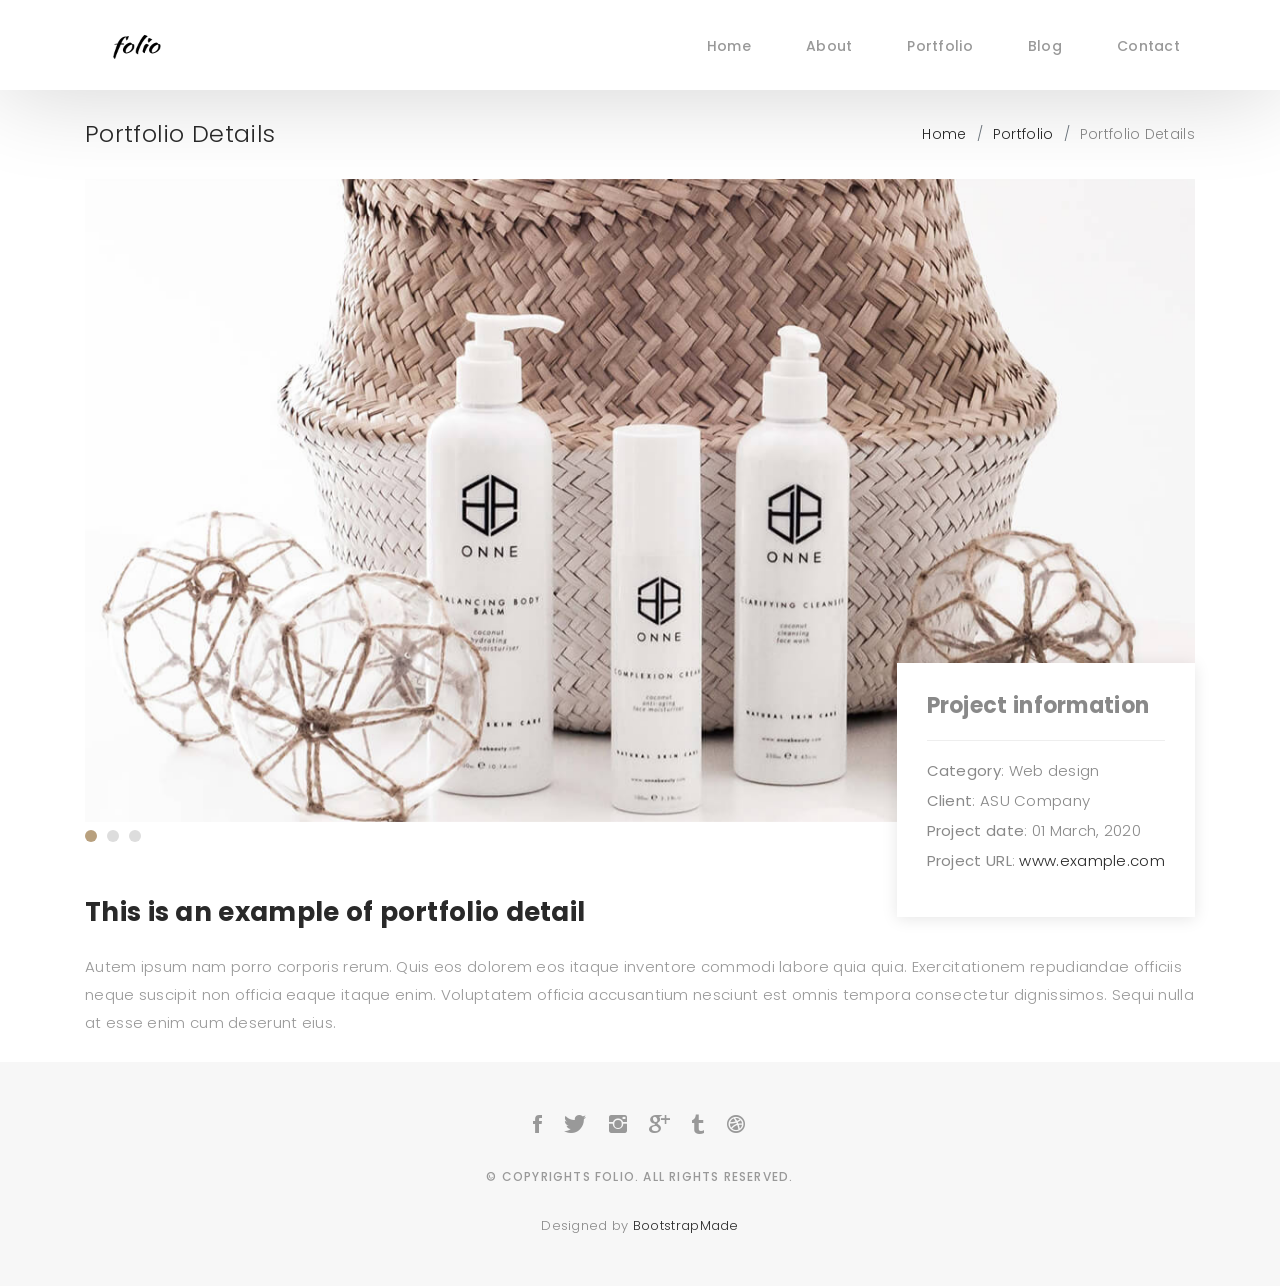
<file: neems/Folio/portfolio-details.html>
<!DOCTYPE html>
<html lang="en">

<head>
  <meta charset="utf-8">
  <meta content="width=device-width, initial-scale=1.0" name="viewport">

  <title>Portfolio Details - Folio Bootstrap Template</title>
  <meta content="" name="description">
  <meta content="" name="keywords">

  <!-- Favicons -->
  <link href="assets/img/favicon.png" rel="icon">
  <link href="assets/img/apple-touch-icon.png" rel="apple-touch-icon">

  <!-- Google Fonts -->
  <link href="https://fonts.googleapis.com/css?family=Poppins:300,300i,400,400i,500,500i,600,600i,700,700i|Playfair+Display:400,400i,500,500i,600,600i,700,700i,900,900i" rel="stylesheet">

  <!-- Vendor CSS Files -->
  <link href="assets/vendor/bootstrap/css/bootstrap.min.css" rel="stylesheet">
  <link href="assets/vendor/hover/hover.min.css" rel="stylesheet">
  <link href="assets/vendor/ionicons/css/ionicons.min.css" rel="stylesheet">
  <link href="assets/vendor/boxicons/css/boxicons.min.css" rel="stylesheet">
  <link href="assets/vendor/venobox/venobox.css" rel="stylesheet">
  <link href="assets/vendor/owl.carousel/assets/owl.carousel.min.css" rel="stylesheet">

  <!-- Template Main CSS File -->
  <link href="assets/css/style.css" rel="stylesheet">

  <!-- =======================================================
  * Template Name: Folio - v2.2.0
  * Template URL: https://bootstrapmade.com/folio-bootstrap-portfolio-template/
  * Author: BootstrapMade.com
  * License: https://bootstrapmade.com/license/
  ======================================================== -->
</head>

<body>

  <!-- ======= Navbar ======= -->
  <nav id="main-nav" class="subpage-nav">
    <div class="row">
      <div class="container">

        <div class="logo">
          <a href="index.html"><img src="assets/img//logo.png" alt="logo"></a>
        </div>

        <div class="responsive"><i data-icon="m" class="ion-navicon-round"></i></div>

        <ul class="nav-menu list-unstyled">
          <li><a href="index.html" class="smoothScroll">Home</a></li>
          <li><a href="#about" class="smoothScroll">About</a></li>
          <li><a href="#portfolio" class="smoothScroll">Portfolio</a></li>
          <li><a href="#journal" class="smoothScroll">Blog</a></li>
          <li><a href="#contact" class="smoothScroll">Contact</a></li>
        </ul>

      </div>
    </div>
  </nav><!-- End Navbar -->

  <main id="main">

    <!-- ======= Breadcrumbs Section ======= -->
    <section class="breadcrumbs">
      <div class="container">

        <div class="d-flex justify-content-between align-items-center">
          <h2>Portfolio Details</h2>
          <ol>
            <li><a href="index.html">Home</a></li>
            <li><a href="portfolio.html">Portfolio</a></li>
            <li>Portfolio Details</li>
          </ol>
        </div>

      </div>
    </section><!-- Breadcrumbs Section -->

    <!-- ======= Portfolio Details Section ======= -->
    <section class="portfolio-details">
      <div class="container">

        <div class="portfolio-details-container">

          <div class="owl-carousel portfolio-details-carousel">
            <img src="assets/img/portfolio/portfolio-details-1.jpg" class="img-fluid" alt="">
            <img src="assets/img/portfolio/portfolio-details-2.jpg" class="img-fluid" alt="">
            <img src="assets/img/portfolio/portfolio-details-3.jpg" class="img-fluid" alt="">
          </div>

          <div class="portfolio-info">
            <h3>Project information</h3>
            <ul>
              <li><strong>Category</strong>: Web design</li>
              <li><strong>Client</strong>: ASU Company</li>
              <li><strong>Project date</strong>: 01 March, 2020</li>
              <li><strong>Project URL</strong>: <a href="#">www.example.com</a></li>
            </ul>
          </div>

        </div>

        <div class="portfolio-description">
          <h2>This is an example of portfolio detail</h2>
          <p>
            Autem ipsum nam porro corporis rerum. Quis eos dolorem eos itaque inventore commodi labore quia quia. Exercitationem repudiandae officiis neque suscipit non officia eaque itaque enim. Voluptatem officia accusantium nesciunt est omnis tempora consectetur dignissimos. Sequi nulla at esse enim cum deserunt eius.
          </p>
        </div>
      </div>
    </section><!-- End Portfolio Details Section -->

  </main><!-- End #main -->

  <!-- ======= Footer ======= -->
  <div id="footer" class="text-center">
    <div class="container">
      <div class="socials-media text-center">

        <ul class="list-unstyled">
          <li><a href="#"><i class="ion-social-facebook"></i></a></li>
          <li><a href="#"><i class="ion-social-twitter"></i></a></li>
          <li><a href="#"><i class="ion-social-instagram"></i></a></li>
          <li><a href="#"><i class="ion-social-googleplus"></i></a></li>
          <li><a href="#"><i class="ion-social-tumblr"></i></a></li>
          <li><a href="#"><i class="ion-social-dribbble"></i></a></li>
        </ul>

      </div>

      <p>&copy; Copyrights Folio. All rights reserved.</p>

      <div class="credits">
        <!--
        All the links in the footer should remain intact.
        You can delete the links only if you purchased the pro version.
        Licensing information: https://bootstrapmade.com/license/
        Purchase the pro version with working PHP/AJAX contact form: https://bootstrapmade.com/buy/?theme=Folio
      -->
        Designed by <a href="https://bootstrapmade.com/">BootstrapMade</a>
      </div>

    </div>
  </div><!-- End Footer -->

  <!-- Vendor JS Files -->
  <script src="assets/vendor/jquery/jquery.min.js"></script>
  <script src="assets/vendor/bootstrap/js/bootstrap.bundle.min.js"></script>
  <script src="assets/vendor/jquery.easing/jquery.easing.min.js"></script>
  <script src="assets/vendor/php-email-form/validate.js"></script>
  <script src="assets/vendor/typed/typed.js"></script>
  <script src="assets/vendor/jquery-sticky/jquery.sticky.js"></script>
  <script src="assets/vendor/isotope-layout/isotope.pkgd.min.js"></script>
  <script src="assets/vendor/venobox/venobox.min.js"></script>
  <script src="assets/vendor/owl.carousel/owl.carousel.min.js"></script>

  <!-- Template Main JS File -->
  <script src="assets/js/main.js"></script>

</body>

</html>
</file>
<file: neems/Folio/assets/vendor/venobox/venobox.css>
/* ------ venobox.css --------*/
.vbox-overlay *, .vbox-overlay *:before, .vbox-overlay *:after{
    -webkit-backface-visibility: hidden;
    -webkit-box-sizing:border-box;
    -moz-box-sizing:border-box;
    box-sizing:border-box;
}
.vbox-overlay * { 
    -webkit-backface-visibility: visible;
    backface-visibility: visible;
}
.vbox-overlay{
    display: -webkit-flex;
    display: flex;
    -webkit-flex-direction: column;
    flex-direction: column;
    -webkit-justify-content: center;
    justify-content: center;
    -webkit-align-items: center;
    align-items: center;
    position: fixed;
    left: 0;
    top: 0;
    bottom: 0;
    right: 0;
    z-index: 999999;
}

/* ----- navigation ----- */
.vbox-title{
    width: 100%;
    height: 40px;
    float: left;
    text-align: center;
    line-height: 28px;
    font-size: 12px;
    padding: 6px 50px;
    overflow: hidden;
    position: fixed;
    display: none;
    left: 0;
    z-index: 89;
}
.vbox-close{
    cursor: pointer;
    position: fixed;
    top: -1px;
    right: 0;
    width: 50px;
    height: 40px;
    padding: 6px;
    display: block;
    background-position:10px center;
    overflow: hidden;
    font-size: 24px;
    line-height: 1;
    text-align: center;
    z-index: 99;
}
.vbox-left{
    cursor: pointer;
    position: fixed;
    left: 0;
    height: 40px;
    overflow: hidden;
    line-height: 28px;
    font-size: 12px;
    z-index: 99;
    display: flex;
    align-items:center;
}
.vbox-num{
    display: inline-block;
    margin: 6px 0 6px 15px;
}
/* ----- Social share ----- */
.vbox-share{
    line-height: 28px;
    font-size: 12px;
    overflow: hidden;
    position: fixed;
    left: 0;
    z-index: 98;
    display: flex;
    align-items:center;
    justify-content: center;
    width: 100%;
    text-align: center;
}
.vbox-share svg{
    max-height: 28px;
    width: 28px;
    z-index: 10;
    margin-left: 12px;
    margin-top: 6px;
    margin-bottom: 6px;
    vertical-align: middle;
}


/* ----- navigation ARROWS ----- */
.vbox-next, .vbox-prev{
    position: fixed;
    top: 50%;
    margin-top: -15px;
    overflow: hidden;
    cursor: pointer;
    display: block;
    width: 45px;
    height: 45px;
    z-index: 99;
}
.vbox-next span, .vbox-prev span{
    position: relative;
    width: 20px;
    height: 20px;
    border: 2px solid transparent;
    border-top-color: #B6B6B6;
    border-right-color: #B6B6B6;
    text-indent: -100px;
    position: absolute;
    top: 8px;
    display: block;
}
.vbox-prev{
    left: 15px;
}
.vbox-next{
    right: 15px;
}
.vbox-prev span{
    left: 10px;
    -ms-transform: rotate(-135deg);
    -webkit-transform: rotate(-135deg);
    transform: rotate(-135deg);
}
.vbox-next span{
    -ms-transform: rotate(45deg);
    -webkit-transform: rotate(45deg);
    transform: rotate(45deg);
    right: 10px;
}
/* ------- inline window ------ */
.vbox-inline{
    width: 420px;
    height: 315px;
    height: 70vh;
    padding: 10px;
    background: #fff;
    margin: 0 auto;
    overflow: auto;
    text-align: left;
}
/* ------- Video & iFrames window ------ */
.venoframe{
    max-width: 100%;
    width: 100%;
    border: none;
    width: 100%;
    height: 260px;
    height: 70vh;
}
.venoframe.vbvid{
    height: 260px;
}
@media (min-width: 768px) {
    .venoframe, .vbox-inline{
        width: 90%;
        height: 360px;
        height: 70vh;
    }
    .venoframe.vbvid{
        width: 640px;
        height: 360px;
    }
}
@media (min-width: 992px) {
    .venoframe, .vbox-inline{
        max-width: 1200px;
        width: 80%;
        height: 540px;
        height: 70vh;
    }
    .venoframe.vbvid{
        width: 960px;
        height: 540px;
    }
}
/* 
Please do NOT edit this part! 
or at least read this note: http://i.imgur.com/7C0ws9e.gif
*/
.vbox-open{
    overflow: hidden;
}
.vbox-container{
    position: absolute;
    left: 0;
    right: 0;
    top: 0;
    bottom: 0;
    overflow-x: hidden;
    overflow-y: scroll;
    overflow-scrolling: touch;
    -webkit-overflow-scrolling: touch;
    z-index: 20;
    max-height: 100%;

}

.vbox-content{
    text-align: center;
    float: left;
    width: 100%;
    position: relative;
    overflow: hidden;
    padding: 20px 4%;
}
.vbox-container img{
    max-width: 100%;
    height: auto;
}
.vbox-figlio{
    box-shadow: 0 0 12px rgba(0,0,0,0.19), 0 6px 6px rgba(0,0,0,0.23);
    max-width: 100%;
    text-align: initial;
}
img.vbox-figlio{
    -webkit-user-select: none;
-khtml-user-select: none;
-moz-user-select: none;
-o-user-select: none;
user-select: none;
}
.vbox-content.swipe-left{
    margin-left: -200px !important;
}
.vbox-content.swipe-right{
    margin-left: 200px !important;
}
.vbox-animated{
    webkit-transition: margin 300ms ease-out;
    transition: margin 300ms ease-out;
}

/* ---------- preloader ----------
 * SPINKIT 
 * http://tobiasahlin.com/spinkit/
-------------------------------- */
.sk-double-bounce,.sk-rotating-plane{width:40px;height:40px;margin:40px auto}.sk-rotating-plane{background-color:#333;-webkit-animation:sk-rotatePlane 1.2s infinite ease-in-out;animation:sk-rotatePlane 1.2s infinite ease-in-out}@-webkit-keyframes sk-rotatePlane{0%{-webkit-transform:perspective(120px) rotateX(0) rotateY(0);transform:perspective(120px) rotateX(0) rotateY(0)}50%{-webkit-transform:perspective(120px) rotateX(-180.1deg) rotateY(0);transform:perspective(120px) rotateX(-180.1deg) rotateY(0)}100%{-webkit-transform:perspective(120px) rotateX(-180deg) rotateY(-179.9deg);transform:perspective(120px) rotateX(-180deg) rotateY(-179.9deg)}}@keyframes sk-rotatePlane{0%{-webkit-transform:perspective(120px) rotateX(0) rotateY(0);transform:perspective(120px) rotateX(0) rotateY(0)}50%{-webkit-transform:perspective(120px) rotateX(-180.1deg) rotateY(0);transform:perspective(120px) rotateX(-180.1deg) rotateY(0)}100%{-webkit-transform:perspective(120px) rotateX(-180deg) rotateY(-179.9deg);transform:perspective(120px) rotateX(-180deg) rotateY(-179.9deg)}}.sk-double-bounce{position:relative}.sk-double-bounce .sk-child{width:100%;height:100%;border-radius:50%;background-color:#333;opacity:.6;position:absolute;top:0;left:0;-webkit-animation:sk-doubleBounce 2s infinite ease-in-out;animation:sk-doubleBounce 2s infinite ease-in-out}.sk-chasing-dots .sk-child,.sk-spinner-pulse,.sk-three-bounce .sk-child{background-color:#333;border-radius:100%}.sk-double-bounce .sk-double-bounce2{-webkit-animation-delay:-1s;animation-delay:-1s}@-webkit-keyframes sk-doubleBounce{0%,100%{-webkit-transform:scale(0);transform:scale(0)}50%{-webkit-transform:scale(1);transform:scale(1)}}@keyframes sk-doubleBounce{0%,100%{-webkit-transform:scale(0);transform:scale(0)}50%{-webkit-transform:scale(1);transform:scale(1)}}.sk-wave{margin:40px auto;width:50px;height:40px;text-align:center;font-size:10px}.sk-wave .sk-rect{background-color:#333;height:100%;width:6px;display:inline-block;-webkit-animation:sk-waveStretchDelay 1.2s infinite ease-in-out;animation:sk-waveStretchDelay 1.2s infinite ease-in-out}.sk-wave .sk-rect1{-webkit-animation-delay:-1.2s;animation-delay:-1.2s}.sk-wave .sk-rect2{-webkit-animation-delay:-1.1s;animation-delay:-1.1s}.sk-wave .sk-rect3{-webkit-animation-delay:-1s;animation-delay:-1s}.sk-wave .sk-rect4{-webkit-animation-delay:-.9s;animation-delay:-.9s}.sk-wave .sk-rect5{-webkit-animation-delay:-.8s;animation-delay:-.8s}@-webkit-keyframes sk-waveStretchDelay{0%,100%,40%{-webkit-transform:scaleY(.4);transform:scaleY(.4)}20%{-webkit-transform:scaleY(1);transform:scaleY(1)}}@keyframes sk-waveStretchDelay{0%,100%,40%{-webkit-transform:scaleY(.4);transform:scaleY(.4)}20%{-webkit-transform:scaleY(1);transform:scaleY(1)}}.sk-wandering-cubes{margin:40px auto;width:40px;height:40px;position:relative}.sk-wandering-cubes .sk-cube{background-color:#333;width:10px;height:10px;position:absolute;top:0;left:0;-webkit-animation:sk-wanderingCube 1.8s ease-in-out -1.8s infinite both;animation:sk-wanderingCube 1.8s ease-in-out -1.8s infinite both}.sk-chasing-dots,.sk-spinner-pulse{width:40px;height:40px;margin:40px auto}.sk-wandering-cubes .sk-cube2{-webkit-animation-delay:-.9s;animation-delay:-.9s}@-webkit-keyframes sk-wanderingCube{0%{-webkit-transform:rotate(0);transform:rotate(0)}25%{-webkit-transform:translateX(30px) rotate(-90deg) scale(.5);transform:translateX(30px) rotate(-90deg) scale(.5)}50%{-webkit-transform:translateX(30px) translateY(30px) rotate(-179deg);transform:translateX(30px) translateY(30px) rotate(-179deg)}50.1%{-webkit-transform:translateX(30px) translateY(30px) rotate(-180deg);transform:translateX(30px) translateY(30px) rotate(-180deg)}75%{-webkit-transform:translateX(0) translateY(30px) rotate(-270deg) scale(.5);transform:translateX(0) translateY(30px) rotate(-270deg) scale(.5)}100%{-webkit-transform:rotate(-360deg);transform:rotate(-360deg)}}@keyframes sk-wanderingCube{0%{-webkit-transform:rotate(0);transform:rotate(0)}25%{-webkit-transform:translateX(30px) rotate(-90deg) scale(.5);transform:translateX(30px) rotate(-90deg) scale(.5)}50%{-webkit-transform:translateX(30px) translateY(30px) rotate(-179deg);transform:translateX(30px) translateY(30px) rotate(-179deg)}50.1%{-webkit-transform:translateX(30px) translateY(30px) rotate(-180deg);transform:translateX(30px) translateY(30px) rotate(-180deg)}75%{-webkit-transform:translateX(0) translateY(30px) rotate(-270deg) scale(.5);transform:translateX(0) translateY(30px) rotate(-270deg) scale(.5)}100%{-webkit-transform:rotate(-360deg);transform:rotate(-360deg)}}.sk-spinner-pulse{-webkit-animation:sk-pulseScaleOut 1s infinite ease-in-out;animation:sk-pulseScaleOut 1s infinite ease-in-out}@-webkit-keyframes sk-pulseScaleOut{0%{-webkit-transform:scale(0);transform:scale(0)}100%{-webkit-transform:scale(1);transform:scale(1);opacity:0}}@keyframes sk-pulseScaleOut{0%{-webkit-transform:scale(0);transform:scale(0)}100%{-webkit-transform:scale(1);transform:scale(1);opacity:0}}.sk-chasing-dots{position:relative;text-align:center;-webkit-animation:sk-chasingDotsRotate 2s infinite linear;animation:sk-chasingDotsRotate 2s infinite linear}.sk-chasing-dots .sk-child{width:60%;height:60%;display:inline-block;position:absolute;top:0;-webkit-animation:sk-chasingDotsBounce 2s infinite ease-in-out;animation:sk-chasingDotsBounce 2s infinite ease-in-out}.sk-chasing-dots .sk-dot2{top:auto;bottom:0;-webkit-animation-delay:-1s;animation-delay:-1s}@-webkit-keyframes sk-chasingDotsRotate{100%{-webkit-transform:rotate(360deg);transform:rotate(360deg)}}@keyframes sk-chasingDotsRotate{100%{-webkit-transform:rotate(360deg);transform:rotate(360deg)}}@-webkit-keyframes sk-chasingDotsBounce{0%,100%{-webkit-transform:scale(0);transform:scale(0)}50%{-webkit-transform:scale(1);transform:scale(1)}}@keyframes sk-chasingDotsBounce{0%,100%{-webkit-transform:scale(0);transform:scale(0)}50%{-webkit-transform:scale(1);transform:scale(1)}}.sk-three-bounce{margin:40px auto;width:80px;text-align:center}.sk-three-bounce .sk-child{width:20px;height:20px;display:inline-block;-webkit-animation:sk-three-bounce 1.4s ease-in-out 0s infinite both;animation:sk-three-bounce 1.4s ease-in-out 0s infinite both}.sk-circle .sk-child:before,.sk-fading-circle .sk-circle:before{display:block;border-radius:100%;content:'';background-color:#333}.sk-three-bounce .sk-bounce1{-webkit-animation-delay:-.32s;animation-delay:-.32s}.sk-three-bounce .sk-bounce2{-webkit-animation-delay:-.16s;animation-delay:-.16s}@-webkit-keyframes sk-three-bounce{0%,100%,80%{-webkit-transform:scale(0);transform:scale(0)}40%{-webkit-transform:scale(1);transform:scale(1)}}@keyframes sk-three-bounce{0%,100%,80%{-webkit-transform:scale(0);transform:scale(0)}40%{-webkit-transform:scale(1);transform:scale(1)}}.sk-circle{margin:40px auto;width:40px;height:40px;position:relative}.sk-circle .sk-child{width:100%;height:100%;position:absolute;left:0;top:0}.sk-circle .sk-child:before{margin:0 auto;width:15%;height:15%;-webkit-animation:sk-circleBounceDelay 1.2s infinite ease-in-out both;animation:sk-circleBounceDelay 1.2s infinite ease-in-out both}.sk-circle .sk-circle2{-webkit-transform:rotate(30deg);-ms-transform:rotate(30deg);transform:rotate(30deg)}.sk-circle .sk-circle3{-webkit-transform:rotate(60deg);-ms-transform:rotate(60deg);transform:rotate(60deg)}.sk-circle .sk-circle4{-webkit-transform:rotate(90deg);-ms-transform:rotate(90deg);transform:rotate(90deg)}.sk-circle .sk-circle5{-webkit-transform:rotate(120deg);-ms-transform:rotate(120deg);transform:rotate(120deg)}.sk-circle .sk-circle6{-webkit-transform:rotate(150deg);-ms-transform:rotate(150deg);transform:rotate(150deg)}.sk-circle .sk-circle7{-webkit-transform:rotate(180deg);-ms-transform:rotate(180deg);transform:rotate(180deg)}.sk-circle .sk-circle8{-webkit-transform:rotate(210deg);-ms-transform:rotate(210deg);transform:rotate(210deg)}.sk-circle .sk-circle9{-webkit-transform:rotate(240deg);-ms-transform:rotate(240deg);transform:rotate(240deg)}.sk-circle .sk-circle10{-webkit-transform:rotate(270deg);-ms-transform:rotate(270deg);transform:rotate(270deg)}.sk-circle .sk-circle11{-webkit-transform:rotate(300deg);-ms-transform:rotate(300deg);transform:rotate(300deg)}.sk-circle .sk-circle12{-webkit-transform:rotate(330deg);-ms-transform:rotate(330deg);transform:rotate(330deg)}.sk-circle .sk-circle2:before{-webkit-animation-delay:-1.1s;animation-delay:-1.1s}.sk-circle .sk-circle3:before{-webkit-animation-delay:-1s;animation-delay:-1s}.sk-circle .sk-circle4:before{-webkit-animation-delay:-.9s;animation-delay:-.9s}.sk-circle .sk-circle5:before{-webkit-animation-delay:-.8s;animation-delay:-.8s}.sk-circle .sk-circle6:before{-webkit-animation-delay:-.7s;animation-delay:-.7s}.sk-circle .sk-circle7:before{-webkit-animation-delay:-.6s;animation-delay:-.6s}.sk-circle .sk-circle8:before{-webkit-animation-delay:-.5s;animation-delay:-.5s}.sk-circle .sk-circle9:before{-webkit-animation-delay:-.4s;animation-delay:-.4s}.sk-circle .sk-circle10:before{-webkit-animation-delay:-.3s;animation-delay:-.3s}.sk-circle .sk-circle11:before{-webkit-animation-delay:-.2s;animation-delay:-.2s}.sk-circle .sk-circle12:before{-webkit-animation-delay:-.1s;animation-delay:-.1s}@-webkit-keyframes sk-circleBounceDelay{0%,100%,80%{-webkit-transform:scale(0);transform:scale(0)}40%{-webkit-transform:scale(1);transform:scale(1)}}@keyframes sk-circleBounceDelay{0%,100%,80%{-webkit-transform:scale(0);transform:scale(0)}40%{-webkit-transform:scale(1);transform:scale(1)}}.sk-cube-grid{width:40px;height:40px;margin:40px auto}.sk-cube-grid .sk-cube{width:33.33%;height:33.33%;background-color:#333;float:left;-webkit-animation:sk-cubeGridScaleDelay 1.3s infinite ease-in-out;animation:sk-cubeGridScaleDelay 1.3s infinite ease-in-out}.sk-cube-grid .sk-cube1{-webkit-animation-delay:.2s;animation-delay:.2s}.sk-cube-grid .sk-cube2{-webkit-animation-delay:.3s;animation-delay:.3s}.sk-cube-grid .sk-cube3{-webkit-animation-delay:.4s;animation-delay:.4s}.sk-cube-grid .sk-cube4{-webkit-animation-delay:.1s;animation-delay:.1s}.sk-cube-grid .sk-cube5{-webkit-animation-delay:.2s;animation-delay:.2s}.sk-cube-grid .sk-cube6{-webkit-animation-delay:.3s;animation-delay:.3s}.sk-cube-grid .sk-cube7{-webkit-animation-delay:0ms;animation-delay:0ms}.sk-cube-grid .sk-cube8{-webkit-animation-delay:.1s;animation-delay:.1s}.sk-cube-grid .sk-cube9{-webkit-animation-delay:.2s;animation-delay:.2s}@-webkit-keyframes sk-cubeGridScaleDelay{0%,100%,70%{-webkit-transform:scale3D(1,1,1);transform:scale3D(1,1,1)}35%{-webkit-transform:scale3D(0,0,1);transform:scale3D(0,0,1)}}@keyframes sk-cubeGridScaleDelay{0%,100%,70%{-webkit-transform:scale3D(1,1,1);transform:scale3D(1,1,1)}35%{-webkit-transform:scale3D(0,0,1);transform:scale3D(0,0,1)}}.sk-fading-circle{margin:40px auto;width:40px;height:40px;position:relative}.sk-fading-circle .sk-circle{width:100%;height:100%;position:absolute;left:0;top:0}.sk-fading-circle .sk-circle:before{margin:0 auto;width:15%;height:15%;-webkit-animation:sk-circleFadeDelay 1.2s infinite ease-in-out both;animation:sk-circleFadeDelay 1.2s infinite ease-in-out both}.sk-fading-circle .sk-circle2{-webkit-transform:rotate(30deg);-ms-transform:rotate(30deg);transform:rotate(30deg)}.sk-fading-circle .sk-circle3{-webkit-transform:rotate(60deg);-ms-transform:rotate(60deg);transform:rotate(60deg)}.sk-fading-circle .sk-circle4{-webkit-transform:rotate(90deg);-ms-transform:rotate(90deg);transform:rotate(90deg)}.sk-fading-circle .sk-circle5{-webkit-transform:rotate(120deg);-ms-transform:rotate(120deg);transform:rotate(120deg)}.sk-fading-circle .sk-circle6{-webkit-transform:rotate(150deg);-ms-transform:rotate(150deg);transform:rotate(150deg)}.sk-fading-circle .sk-circle7{-webkit-transform:rotate(180deg);-ms-transform:rotate(180deg);transform:rotate(180deg)}.sk-fading-circle .sk-circle8{-webkit-transform:rotate(210deg);-ms-transform:rotate(210deg);transform:rotate(210deg)}.sk-fading-circle .sk-circle9{-webkit-transform:rotate(240deg);-ms-transform:rotate(240deg);transform:rotate(240deg)}.sk-fading-circle .sk-circle10{-webkit-transform:rotate(270deg);-ms-transform:rotate(270deg);transform:rotate(270deg)}.sk-fading-circle .sk-circle11{-webkit-transform:rotate(300deg);-ms-transform:rotate(300deg);transform:rotate(300deg)}.sk-fading-circle .sk-circle12{-webkit-transform:rotate(330deg);-ms-transform:rotate(330deg);transform:rotate(330deg)}.sk-fading-circle .sk-circle2:before{-webkit-animation-delay:-1.1s;animation-delay:-1.1s}.sk-fading-circle .sk-circle3:before{-webkit-animation-delay:-1s;animation-delay:-1s}.sk-fading-circle .sk-circle4:before{-webkit-animation-delay:-.9s;animation-delay:-.9s}.sk-fading-circle .sk-circle5:before{-webkit-animation-delay:-.8s;animation-delay:-.8s}.sk-fading-circle .sk-circle6:before{-webkit-animation-delay:-.7s;animation-delay:-.7s}.sk-fading-circle .sk-circle7:before{-webkit-animation-delay:-.6s;animation-delay:-.6s}.sk-fading-circle .sk-circle8:before{-webkit-animation-delay:-.5s;animation-delay:-.5s}.sk-fading-circle .sk-circle9:before{-webkit-animation-delay:-.4s;animation-delay:-.4s}.sk-fading-circle .sk-circle10:before{-webkit-animation-delay:-.3s;animation-delay:-.3s}.sk-fading-circle .sk-circle11:before{-webkit-animation-delay:-.2s;animation-delay:-.2s}.sk-fading-circle .sk-circle12:before{-webkit-animation-delay:-.1s;animation-delay:-.1s}@-webkit-keyframes sk-circleFadeDelay{0%,100%,39%{opacity:0}40%{opacity:1}}@keyframes sk-circleFadeDelay{0%,100%,39%{opacity:0}40%{opacity:1}}.sk-folding-cube{margin:40px auto;width:40px;height:40px;position:relative;-webkit-transform:rotateZ(45deg);transform:rotateZ(45deg)}.sk-folding-cube .sk-cube{float:left;width:50%;height:50%;position:relative;-webkit-transform:scale(1.1);-ms-transform:scale(1.1);transform:scale(1.1)}.sk-folding-cube .sk-cube:before{content:'';position:absolute;top:0;left:0;width:100%;height:100%;background-color:#333;-webkit-animation:sk-foldCubeAngle 2.4s infinite linear both;animation:sk-foldCubeAngle 2.4s infinite linear both;-webkit-transform-origin:100% 100%;-ms-transform-origin:100% 100%;transform-origin:100% 100%}.sk-folding-cube .sk-cube2{-webkit-transform:scale(1.1) rotateZ(90deg);transform:scale(1.1) rotateZ(90deg)}.sk-folding-cube .sk-cube3{-webkit-transform:scale(1.1) rotateZ(180deg);transform:scale(1.1) rotateZ(180deg)}.sk-folding-cube .sk-cube4{-webkit-transform:scale(1.1) rotateZ(270deg);transform:scale(1.1) rotateZ(270deg)}.sk-folding-cube .sk-cube2:before{-webkit-animation-delay:.3s;animation-delay:.3s}.sk-folding-cube .sk-cube3:before{-webkit-animation-delay:.6s;animation-delay:.6s}.sk-folding-cube .sk-cube4:before{-webkit-animation-delay:.9s;animation-delay:.9s}@-webkit-keyframes sk-foldCubeAngle{0%,10%{-webkit-transform:perspective(140px) rotateX(-180deg);transform:perspective(140px) rotateX(-180deg);opacity:0}25%,75%{-webkit-transform:perspective(140px) rotateX(0);transform:perspective(140px) rotateX(0);opacity:1}100%,90%{-webkit-transform:perspective(140px) rotateY(180deg);transform:perspective(140px) rotateY(180deg);opacity:0}}@keyframes sk-foldCubeAngle{0%,10%{-webkit-transform:perspective(140px) rotateX(-180deg);transform:perspective(140px) rotateX(-180deg);opacity:0}25%,75%{-webkit-transform:perspective(140px) rotateX(0);transform:perspective(140px) rotateX(0);opacity:1}100%,90%{-webkit-transform:perspective(140px) rotateY(180deg);transform:perspective(140px) rotateY(180deg);opacity:0}}
</file>
<file: neems/Folio/assets/css/style.css>
/**
* Template Name: Folio - v2.2.0
* Template URL: https://bootstrapmade.com/folio-bootstrap-portfolio-template/
* Author: BootstrapMade.com
* License: https://bootstrapmade.com/license/
*/

/*--------------------------------------------------------------
# General
--------------------------------------------------------------*/
body {
  background: #ffffff;
  color: #898989;
  font-family: 'Poppins', helvetica;
  font-size: 15px;
  font-weight: 300;
  line-height: 20px;
  letter-spacing: 0.02em;
  overflow-x: hidden;
  margin: 0 auto;
  padding: 0;
  -ms-box-sizing: border-box;
  -o-box-sizing: border-box;
  box-sizing: border-box;
}

h1, h2, h3, h4, h5, h6 {
  margin: 0;
}

h2 {
  color: #292929;
  font-weight: 600;
}

h4 {
  color: #292929;
  font-size: 14px;
  font-weight: 600;
}

a {
  color: #292929;
  text-decoration: none !important;
  transition: all 0.5s ease-in-out 0s;
}

a:hover {
  transition: all 0.5s ease-in-out 0s;
}

a:hover, a:focus {
  color: #b8a07e;
  text-decoration: underline;
}

nav ul li a {
  padding: 2px 0 0 0;
  position: relative;
  display: block;
  font-size: 12px;
  color: #999999;
  letter-spacing: 0.1em;
  font-weight: 500;
  line-height: 14px;
  text-transform: uppercase;
  transition: all 0.5s ease-in-out 0s;
}

p {
  margin: 25px 0;
  padding: 0;
  font-size: 15px;
  color: #999999;
  line-height: 28px;
}

::-moz-selection {
  background: #b8a07e;
  color: #fff;
}

::selection {
  background: #b8a07e;
  color: #fff;
}

.btn {
  background: #333;
  border: medium none;
  border-radius: 0;
  color: #fff;
  font-size: 12px;
  height: 50px;
  line-height: 50px;
  padding: 0 30px;
  text-transform: uppercase;
}

.btn:hover, .btn:focus {
  color: #fff;
}

.padDiv {
  padding: 30px 20px;
}

.section-title {
  margin-bottom: 70px;
}

.section-title h2 {
  font-size: 25px;
  letter-spacing: 2px;
  text-transform: uppercase;
}

.form-control {
  background-color: transparent;
  border: 1px solid #999;
  border-radius: 0;
  color: #999999;
  font-size: 12px;
  font-weight: 500;
  height: 50px;
  letter-spacing: 0.1em;
  padding-left: 10px;
  margin: 0 0 25px 0;
  line-height: 14px;
  text-transform: uppercase;
}

.form-control:focus {
  box-shadow: none;
  outline: 0 none;
}

.paddsection {
  padding-top: 90px;
  padding-bottom: 90px;
}

.paddsections {
  padding-top: 90px;
  padding-bottom: 90px !important;
}

.hvr-shutter-in-horizontal::before {
  background: #333;
}

.hvr-shutter-in-horizontal:hover {
  background: #b8a07e;
}

.mb-30 {
  margin-bottom: 30px;
}

.main-content {
  padding-top: 140px;
}

/*--------------------------------------------------------------
# Navbar
--------------------------------------------------------------*/
nav {
  position: fixed;
  background: #fff;
  z-index: 1000;
  width: 100%;
  padding: 20px;
  display: none;
  box-shadow: 0px 2px 92px 0px rgba(0, 0, 0, 0.18);
}

.nav-menu {
  float: right;
  line-height: 32px;
  margin-bottom: 0;
  padding-top: 16px;
}

nav ul li {
  float: left;
  margin-right: 15px;
  font-family: 'Poppins', sans-serif;
  font-size: 14px;
  margin-left: 40px;
}

nav ul li a {
  padding: 2px 0 0 0;
  position: relative;
  display: block;
  font-size: 14px;
  color: #999999;
  font-family: 'Poppins', helvetica;
  font-weight: 500;
  line-height: 16px;
  text-transform: uppercase;
  letter-spacing: 0.02em;
  text-transform: capitalize;
}

.logo {
  float: left;
}

.logo img {
  width: 100px;
  height: 50px;
}

.responsive {
  display: none;
  font-size: 23px;
}

.active {
  color: #afafaf;
}

/*--------------------------------------------------------------
# Hero
--------------------------------------------------------------*/
#hero {
  background: url("../img/home-bg.jpg") repeat scroll center center/cover;
  height: 100vh;
  width: 100%;
}

#hero .hero-content {
  height: 100vh;
  text-align: left;
  width: 100%;
  display: flex;
  justify-content: center;
  flex-direction: column;
}

.hero-content h1 {
  font-size: 40px;
  font-weight: 700;
  margin-bottom: 10px;
  text-transform: uppercase;
  color: #fff;
}

.hero-content p {
  font-size: 13px;
  letter-spacing: 3px;
  margin-top: 0;
  margin-bottom: 30px;
  text-transform: capitalize;
  color: #fff;
  font-weight: 500;
}

.hero-content .list-social li {
  float: left;
  margin-right: 20px;
}

.hero-content .list-social li i {
  color: #fff;
  font-size: 15px;
}

/*--------------------------------------------------------------
# Breadcrumbs
--------------------------------------------------------------*/
.breadcrumbs {
  padding: 120px 0 0 0;
  background-color: white;
  min-height: 40px;
}

@media (max-width: 992px) {
  .breadcrumbs {
    padding-top: 100px;
  }
}

.breadcrumbs h2 {
  font-size: 24px;
  font-weight: 300;
  margin: 0;
}

@media (max-width: 992px) {
  .breadcrumbs h2 {
    margin: 0 0 10px 0;
  }
}

.breadcrumbs ol {
  display: flex;
  flex-wrap: wrap;
  list-style: none;
  padding: 0;
  margin: 0;
  font-size: 14px;
}

.breadcrumbs ol li + li {
  padding-left: 10px;
}

.breadcrumbs ol li + li::before {
  display: inline-block;
  padding-right: 10px;
  color: #6c757d;
  content: "/";
}

@media (max-width: 768px) {
  .breadcrumbs .d-flex {
    display: block !important;
  }
  .breadcrumbs ol {
    display: block;
  }
  .breadcrumbs ol li {
    display: inline-block;
  }
}

/*-----------------------------------------------------------------------------------*/
/*  About
/*-----------------------------------------------------------------------------------*/
#about {
  width: 100%;
  height: auto;
  background: #f7f7f7;
  padding-top: 120px;
}

#about .div-img-bg {
  padding-bottom: 30px;
  border: 20px solid #b8a07e;
}

#about .div-img-bg .about-img img {
  width: 100%;
  box-shadow: 0px 0px 85px 0px rgba(0, 0, 0, 0.14);
  margin-top: -60px;
  margin-left: 40px;
  height: 400px;
  -o-object-fit: cover;
  object-fit: cover;
}

#about .about-descr .p-heading {
  font-family: 'Playfair Display', serif;
  font-size: 28px;
  text-align: left;
}

#about .about-descr .separator {
  max-width: 80%;
  margin-bottom: 0;
  text-align: left;
}

/*--------------------------------------------------------------
# Services
--------------------------------------------------------------*/
#services {
  background: #f7f7f7;
  position: relative;
  padding-bottom: 80px;
}

.owl-item {
  float: left;
}

.services-block span {
  margin: 10px 0;
  position: relative;
  font-size: 13px;
  color: #292929;
  letter-spacing: 0.1em;
  font-weight: 500;
  text-transform: uppercase;
  display: block;
}

.services-block .separator {
  margin: 0;
  font-size: 13px;
  line-height: 22px;
}

.services-block i {
  font-size: 44px;
  color: #b8a07e;
  line-height: 44px;
}

.services-carousel .owl-stage-outer {
  overflow: hidden;
}

.services-carousel .owl-dots {
  margin-top: 5px;
  text-align: center;
}

.services-carousel .owl-dot {
  display: inline-block;
  margin: 0 5px;
  width: 12px !important;
  height: 12px !important;
  border-radius: 50%;
  border: 0;
  padding: 0 !important;
  background-color: #ddd;
  cursor: pointer;
}

.services-carousel .owl-dot.active {
  background-color: #b8a07e;
}

.owl-nav {
  display: none;
}

/*--------------------------------------------------------------
# Portfolio
--------------------------------------------------------------*/
#portfolio {
  position: relative;
  padding-bottom: 50px;
}

#portfolio #portfolio-flters {
  padding: 0;
  margin: 0 auto 35px auto;
  list-style: none;
  text-align: center;
  border-radius: 50px;
  padding: 2px 15px;
}

#portfolio #portfolio-flters li {
  cursor: pointer;
  display: inline-block;
  padding: 10px 15px 8px 15px;
  font-size: 14px;
  font-weight: 600;
  line-height: 1;
  text-transform: uppercase;
  color: #999999;
  margin-bottom: 5px;
  transition: all 0.3s ease-in-out;
}

#portfolio #portfolio-flters li:hover, #portfolio #portfolio-flters li.filter-active {
  color: #b8a07e;
}

#portfolio #portfolio-flters li:last-child {
  margin-right: 0;
}

#portfolio .portfolio-item {
  margin-bottom: 30px;
}

#portfolio .portfolio-item .portfolio-info {
  opacity: 0;
  position: absolute;
  left: 30px;
  right: 30px;
  bottom: 0;
  z-index: 3;
  transition: all ease-in-out 0.3s;
  background: rgba(255, 255, 255, 0.9);
  padding: 15px;
}

#portfolio .portfolio-item .portfolio-info h4 {
  font-size: 18px;
  color: #666;
  font-weight: 600;
  margin-bottom: 10px;
}

#portfolio .portfolio-item .portfolio-info p {
  color: #999;
  font-size: 14px;
  margin: 0;
  padding: 0;
}

#portfolio .portfolio-item .portfolio-info .preview-link, #portfolio .portfolio-item .portfolio-info .details-link {
  position: absolute;
  right: 40px;
  font-size: 24px;
  top: calc(50% - 18px);
  color: #b8a07e;
}

#portfolio .portfolio-item .portfolio-info .preview-link:hover, #portfolio .portfolio-item .portfolio-info .details-link:hover {
  color: #cab89f;
}

#portfolio .portfolio-item .portfolio-info .details-link {
  right: 10px;
}

#portfolio .portfolio-item:hover .portfolio-info {
  opacity: 1;
  bottom: 20px;
}

/*--------------------------------------------------------------
# Portfolio Details
--------------------------------------------------------------*/
.portfolio-details {
  padding-top: 30px;
}

.portfolio-details .portfolio-details-container {
  position: relative;
}

.portfolio-details .portfolio-details-carousel {
  position: relative;
  z-index: 1;
}

.portfolio-details .portfolio-details-carousel .owl-nav, .portfolio-details .portfolio-details-carousel .owl-dots {
  margin-top: 5px;
  text-align: left;
}

.portfolio-details .portfolio-details-carousel .owl-dot {
  display: inline-block;
  margin: 0 10px 0 0;
  width: 12px;
  height: 12px;
  border-radius: 50%;
  background-color: #ddd !important;
}

.portfolio-details .portfolio-details-carousel .owl-dot.active {
  background-color: #b8a07e !important;
}

.portfolio-details .portfolio-info {
  padding: 30px;
  position: absolute;
  right: 0;
  bottom: -70px;
  background: #fff;
  box-shadow: 0px 2px 15px rgba(0, 0, 0, 0.1);
  z-index: 2;
}

.portfolio-details .portfolio-info h3 {
  font-size: 22px;
  font-weight: 700;
  margin-bottom: 20px;
  padding-bottom: 20px;
  border-bottom: 1px solid #eee;
}

.portfolio-details .portfolio-info ul {
  list-style: none;
  padding: 0;
  font-size: 15px;
}

.portfolio-details .portfolio-info ul li + li {
  margin-top: 10px;
}

.portfolio-details .portfolio-description {
  padding-top: 50px;
}

.portfolio-details .portfolio-description h2 {
  width: 50%;
  font-size: 26px;
  font-weight: 700;
  margin-bottom: 20px;
}

.portfolio-details .portfolio-description p {
  padding: 0 0 0 0;
}

@media (max-width: 768px) {
  .portfolio-details .portfolio-description h2 {
    width: 100%;
  }
  .portfolio-details .portfolio-info {
    position: static;
    margin-top: 30px;
  }
}

/*--------------------------------------------------------------
# Journal
--------------------------------------------------------------*/
#journal, #journal-blog {
  height: auto;
  width: 100%;
  background: #f7f7f7;
  padding-bottom: 60px;
  position: relative;
}

#journal-blog {
  background: #fff;
  padding-bottom: 30px;
}

#journal .journal-block {
  display: inline-block;
  height: auto;
  width: 100%;
}

#journal .journal-block .journal-info {
  position: relative;
}

.journal-block .journal-info img {
  max-width: 100%;
}

.journal-block .journal-info .journal-txt {
  padding: 25px 0px;
  position: relative;
}

.journal-block .journal-info .journal-txt h4 a {
  display: block;
  font-size: 19px;
  line-height: 24px;
  margin: 0 0 13px 0;
  font-weight: 500;
  color: #292929;
  transition: all 0.5s ease-in-out 0s;
}

.journal-block .journal-info .journal-txt h4 a:hover {
  color: #b8a07e;
  transition: all 0.5s ease-in-out 0s;
}

.journal-block .journal-info .journal-txt p {
  margin: 0;
  font-size: 14px;
  line-height: 24px;
}

/*--------------------------------------------------------------
# Journal
--------------------------------------------------------------*/
#contact {
  height: auto;
  width: 100%;
}

.contact-details {
  list-style: none;
  margin: 0;
  padding: 0;
}

.contact-details li {
  padding-bottom: 10px;
}

#contact input, #contact textarea {
  width: 100%;
  margin-bottom: 5px;
}

.php-email-form .validate {
  display: none;
  color: red;
  margin: 0 0 20px 0;
  font-weight: 400;
  font-size: 13px;
}

.php-email-form .error-message {
  display: none;
  color: #fff;
  background: #ed3c0d;
  text-align: left;
  padding: 15px;
  font-weight: 600;
}

.php-email-form .error-message br + br {
  margin-top: 25px;
}

.php-email-form .sent-message {
  display: none;
  color: #fff;
  background: #18d26e;
  text-align: center;
  padding: 15px;
  font-weight: 600;
}

.php-email-form .loading {
  display: none;
  background: #fff;
  text-align: center;
  padding: 15px;
}

.php-email-form .loading:before {
  content: "";
  display: inline-block;
  border-radius: 50%;
  width: 24px;
  height: 24px;
  margin: 0 10px -6px 0;
  border: 3px solid #18d26e;
  border-top-color: #eee;
  -webkit-animation: animate-loading 1s linear infinite;
  animation: animate-loading 1s linear infinite;
}

@-webkit-keyframes animate-loading {
  0% {
    transform: rotate(0deg);
  }
  100% {
    transform: rotate(360deg);
  }
}

@keyframes animate-loading {
  0% {
    transform: rotate(0deg);
  }
  100% {
    transform: rotate(360deg);
  }
}

/*--------------------------------------------------------------
# Blog
--------------------------------------------------------------*/
/*  Navbar fixd page */
.subpage-nav {
  display: block !important;
}

/*-----------------------------------------------------------------------------------*/
/*  /* Single page */
/*-----------------------------------------------------------------------------------*/
#journal-blog {
  padding-top: 140px;
}

/* main content */
.main-content {
  background: #f7f7f7;
}

.main-content .container-main {
  display: inline-block;
  width: 100%;
}

.main-content .container-main .block-main {
  margin-bottom: 30px;
  overflow: hidden;
}

.container-main .block-main .content-main {
  background: #fff none repeat scroll 0 0;
  display: inline-block;
  width: 100%;
}

.journal-txt h4 a {
  display: block;
  font-size: 19px;
  line-height: 24px;
  margin: 0 0 13px 0;
  font-weight: 500;
  color: #292929;
  transition: all 0.5s ease-in-out 0s;
}

.journal-txt h4 a:hover {
  color: #b8a07e;
  transition: all 0.5s ease-in-out 0s;
}

.post-meta ul li {
  font-size: 12px;
  font-weight: normal;
  margin-left: 8px;
  margin-right: 8px;
  text-transform: capitalize;
  display: inline-block;
  float: none;
}

.content-main .post-meta a {
  color: #a2a2a2;
  margin-left: 5px;
}

/* Commonts */
.comments {
  background: #fff;
}

.entry-comments h6 {
  margin-right: 10px;
  font-size: 13px;
  letter-spacing: 0.1em;
  font-weight: 500;
}

.entry-comments-item {
  margin-top: 40px;
  padding-bottom: 40px;
  border-bottom: 1px solid #f2f2f2;
}

.entry-comments-avatar {
  position: absolute;
  display: block;
  border-radius: 50%;
  width: 60px;
  height: 60px;
}

.entry-comments-body {
  padding-left: 86px;
}

.entry-comments-author {
  margin-right: 10px;
  font-size: 13px;
  color: #292929;
  letter-spacing: 0.1em;
  font-weight: 500;
}

.rep {
  font-size: 13px;
  color: #292929;
  letter-spacing: 0.1em;
  font-weight: 500;
  text-transform: capitalize;
}

.entry-comments span a {
  font-size: 13px;
  color: #999;
}

.entry-comments-reply {
  padding-left: 10%;
}

/* Commonts form */
.cmt {
  background: #fff;
}

blockquote {
  padding: 40px;
  background-color: #f2f2f2;
  margin: 30px 0;
  border: none;
  border-left: 4px solid #b8a07e;
}

/*--------------------------------------------------------------
# Footer
--------------------------------------------------------------*/
#footer {
  background: #f7f7f7;
  padding-top: 50px;
  padding-bottom: 50px;
}

#footer .socials-media {
  width: 100%;
}

#footer .socials-media ul {
  display: inline-block;
  float: none;
  margin: 0 0 20px 0;
}

#footer .socials-media ul li {
  float: left;
  margin-left: 10px;
  margin-right: 10px;
}

#footer .socials-media ul li a {
  font-size: 24px;
  color: #999;
  letter-spacing: 0.1em;
  font-weight: 500;
  background: transparent;
  text-transform: uppercase;
  transition: all 0.5s ease-in-out 0s;
}

#footer .socials-media ul li a:hover {
  color: #b8a07e;
  transition: all 0.5s ease-in-out 0s;
}

#footer p {
  font-size: 12px;
  letter-spacing: 0.1em;
  font-weight: 500;
  margin-top: 0;
  text-transform: uppercase;
}

.credits {
  font-size: 13px;
}

/** Width between 1200x to 0
 *  ~~~~~~~~~~~~~~~~~~~~~~~~~~~~~~~~~~~~
 */
/** Width between 992px to 1199px
 *  ~~~~~~~~~~~~~~~~~~~~~~~~~~~~~~~~~~~~
 */
/** Width between 768px to 991px
 *  ~~~~~~~~~~~~~~~~~~~~~~~~~~~~~~~~~~~~
 */
@media (min-width: 768px) and (max-width: 991px) {
  /* Navbar */
  nav {
    padding: 10px 15px;
  }
  .nav-menu {
    margin-top: 40px;
    display: none;
    float: none;
    width: 100%;
  }
  .nav-menu li {
    float: none;
    width: 100%;
    text-align: center;
    border-top: 1px solid #f7f7f7;
    line-height: 45px;
    margin-left: 0;
    padding-top: 10px;
    padding-bottom: 10px;
  }
  .responsive {
    float: right;
    padding-top: 15px;
    display: block;
  }
  /* About */
  .head-info .header-content .cmaster h1 {
    font-size: 32px;
  }
  #about .div-img-bg {
    padding: 0;
  }
  #about .div-img-bg .about-img img {
    margin-top: 0%;
    margin-left: calc(0% - 0px);
  }
  #about .about-descr .p-heading {
    font-size: 20px;
  }
  #about .about-descr .separator {
    max-width: 100%;
    margin-bottom: 0;
  }
  /* portfolio */
  #portfolio .portfolio-list .nav li {
    float: none;
    margin: 20px;
    display: inline-block;
  }
  /* journal */
  #journal .journal-block .journal-info {
    margin-bottom: 30px;
  }
  /* Contact */
  .contact-contact {
    margin-bottom: 30px;
  }
  /* Footer */
  #footer .socials-media ul li {
    margin-right: 0;
    margin-left: 0;
    float: none;
    display: inline-block;
  }
}

/** Width between 767px to 0
 *  ~~~~~~~~~~~~~~~~~~~~~~~~~~~~~~~~~~~~
 */
@media (max-width: 767px) {
  /* Navbar */
  nav {
    padding: 20px 15px;
  }
  .nav-menu {
    margin-top: 40px;
    display: none;
    float: none;
    width: 100%;
  }
  .nav-menu li {
    float: none;
    width: 100%;
    text-align: center;
    border-top: 1px solid #f7f7f7;
    line-height: 45px;
    margin-left: 0;
    padding-top: 10px;
    padding-bottom: 10px;
  }
  .responsive {
    float: right;
    padding-top: 15px;
    display: block;
  }
  /* About */
  .head-info .header-content h1 {
    font-size: 32px;
  }
  #about .div-img-bg {
    padding: 0;
  }
  #about .div-img-bg .about-img img {
    margin-top: 0%;
    margin-left: calc(0% - 0px);
  }
  #about .about-descr .p-heading {
    font-size: 20px;
  }
  #about .about-descr .separator {
    max-width: 100%;
    margin-bottom: 0;
  }
  /* portfolio */
  #portfolio .portfolio-list .nav li {
    float: none;
    margin: 20px;
    display: inline-block;
  }
  /* journal */
  #journal .journal-block .journal-info {
    margin-bottom: 30px;
  }
  /* Contact */
  .contact-contact {
    margin-bottom: 30px;
  }
  /* Footer */
  #footer .socials-media ul li {
    margin-right: 0;
    margin-left: 0;
    float: none;
    display: inline-block;
  }
}

/** Width between 600px to 0
 *  ~~~~~~~~~~~~~~~~~~~~~~~~~~~~~~~~~~~~
 */
@media (max-width: 600px) {
  /* Navbar */
  nav {
    padding: 20px 15px;
  }
  .nav-menu {
    margin-top: 40px;
    display: none;
    float: none;
    width: 100%;
  }
  .nav-menu li {
    float: none;
    width: 100%;
    text-align: center;
    border-top: 1px solid #f7f7f7;
    line-height: 45px;
    margin-left: 0;
    padding-top: 10px;
    padding-bottom: 10px;
  }
  .responsive {
    float: right;
    padding-top: 15px;
    display: block;
  }
  /* About */
  .head-info .header-content h1 {
    font-size: 32px;
  }
  #about .div-img-bg {
    padding: 0;
  }
  #about .div-img-bg .about-img img {
    margin-top: 0%;
    margin-left: calc(0% - 0px);
  }
  #about .about-descr .p-heading {
    font-size: 20px;
  }
  #about .about-descr .separator {
    max-width: 100%;
    margin-bottom: 0;
  }
  /* portfolio */
  #portfolio .portfolio-list .nav li {
    float: none;
    margin: 10px;
    display: inline-block;
  }
  /* journal */
  #journal .journal-block .journal-info {
    margin-bottom: 30px;
  }
  /* Contact */
  .contact-contact {
    margin-bottom: 30px;
  }
  /* Footer */
  #footer .socials-media ul li {
    margin-right: 0;
    margin-left: 0;
    float: none;
    display: inline-block;
  }
}

/** Width between 480px to 0
 *  ~~~~~~~~~~~~~~~~~~~~~~~~~~~~~~~~~~~~
 */
@media (max-width: 480px) {
  /* Navbar */
  nav {
    padding: 20px 15px;
  }
  .nav-menu {
    margin-top: 40px;
    display: none;
    float: none;
    width: 100%;
  }
  .nav-menu li {
    float: none;
    width: 100%;
    text-align: center;
    border-top: 1px solid #f7f7f7;
    line-height: 45px;
    margin-left: 0;
    padding-top: 10px;
    padding-bottom: 10px;
  }
  .responsive {
    float: right;
    padding-top: 15px;
    display: block;
  }
  /* About */
  .head-info .header-content h1 {
    font-size: 32px;
  }
  #about .div-img-bg {
    padding: 0;
  }
  #about .div-img-bg .about-img img {
    margin-top: 0%;
    margin-left: calc(0% - 0px);
  }
  #about .about-descr .p-heading {
    font-size: 20px;
  }
  #about .about-descr .separator {
    max-width: 100%;
    margin-bottom: 0;
  }
  /* portfolio */
  #portfolio .portfolio-list .nav li {
    float: none;
    margin: 20px;
  }
  /* journal */
  #journal .journal-block .journal-info {
    margin-bottom: 30px;
  }
  /* Contact */
  .contact-contact {
    margin-bottom: 30px;
  }
  /* Footer */
  #footer .socials-media ul li {
    margin-right: 0;
    margin-left: 0;
    float: none;
    display: inline-block;
  }
}

/** Width between 320px to 0
 *  ~~~~~~~~~~~~~~~~~~~~~~~~~~~~~~~~~~~~
 */
@media (max-width: 320px) {
  /* Navbar */
  nav {
    padding: 20px 15px;
  }
  .nav-menu {
    margin-top: 40px;
    display: none;
    float: none;
    width: 100%;
  }
  .nav-menu li {
    float: none;
    width: 100%;
    text-align: center;
    border-top: 1px solid #f7f7f7;
    line-height: 45px;
    margin-left: 0;
    padding-top: 10px;
    padding-bottom: 10px;
  }
  .responsive {
    float: right;
    padding-top: 15px;
    display: block;
  }
  /* About */
  .head-info .header-content h1 {
    font-size: 32px;
  }
  #about .div-img-bg {
    padding: 0;
  }
  #about .div-img-bg .about-img img {
    margin-top: 0%;
    margin-left: calc(0% - 0px);
  }
  #about .about-descr .p-heading {
    font-size: 20px;
  }
  #about .about-descr .separator {
    max-width: 100%;
    margin-bottom: 0;
  }
  /* portfolio */
  #portfolio .portfolio-list .nav li {
    float: none;
    margin: 20px;
  }
  /* journal */
  #journal .journal-block .journal-info {
    margin-bottom: 30px;
  }
  /* Contact */
  .contact-contact {
    margin-bottom: 30px;
  }
  /* Footer */
  #footer .socials-media ul li {
    margin-right: 0;
    margin-left: 0;
    float: none;
    display: inline-block;
  }
  /* Single page */
  .entry-comments-body span {
    display: inline-block;
    margin-right: 0;
  }
}
</file>
